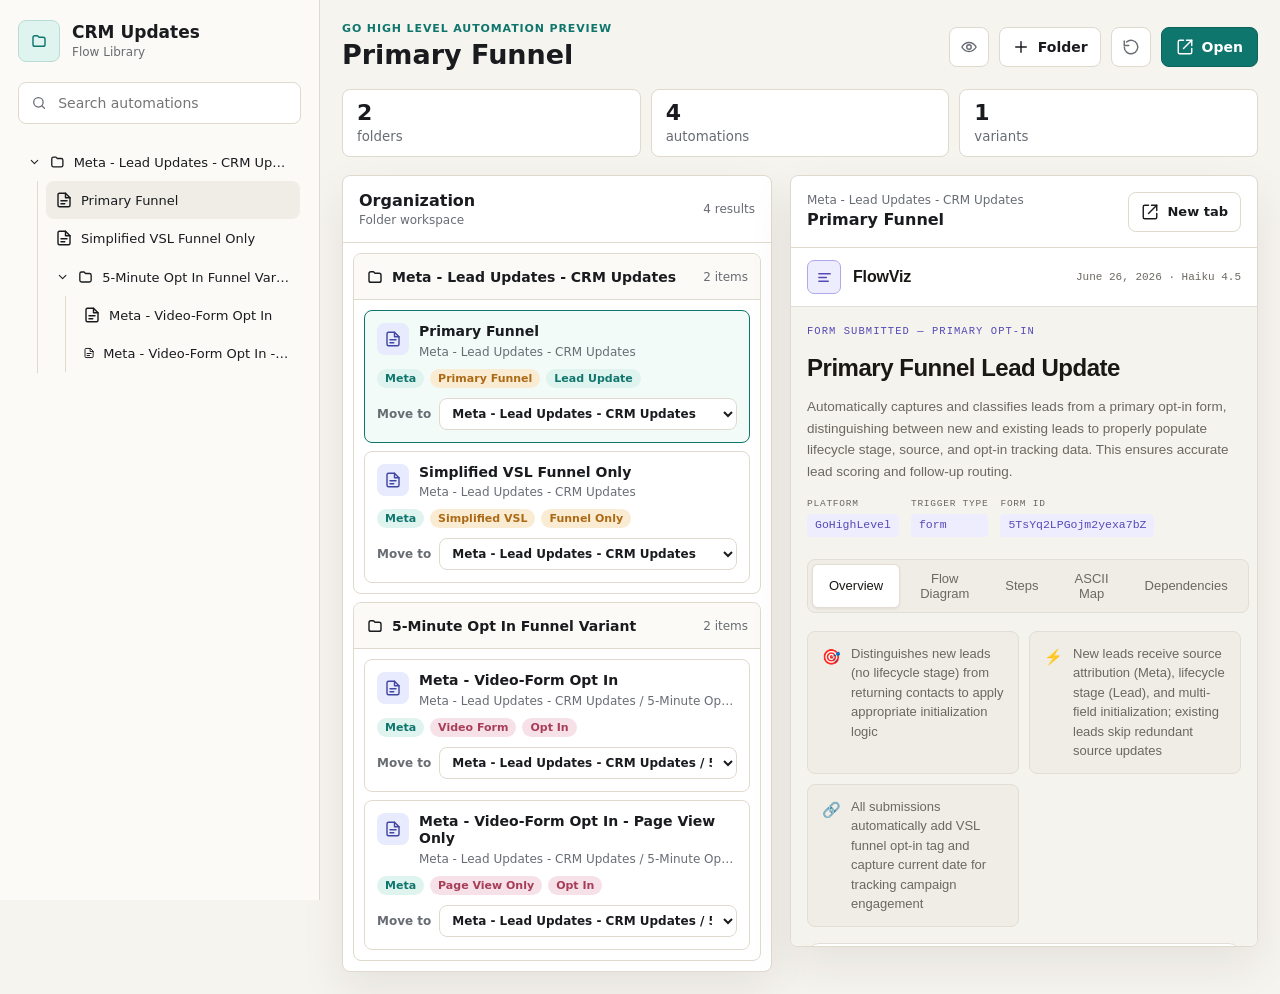
<file: index.html>
<!DOCTYPE html>
<html lang="en">
<head>
  <meta charset="UTF-8">
  <meta name="viewport" content="width=device-width, initial-scale=1.0">
  <title>CRM Updates Library</title>
  <link rel="stylesheet" href="assets/styles.css">
</head>
<body>
  <div class="app-shell">
    <aside class="sidebar" aria-label="Folders">
      <div class="brand-row">
        <div class="brand-mark" aria-hidden="true">
          <svg viewBox="0 0 24 24" role="img">
            <path d="M4 7.5A2.5 2.5 0 0 1 6.5 5H10l2 2h5.5A2.5 2.5 0 0 1 20 9.5v7A2.5 2.5 0 0 1 17.5 19h-11A2.5 2.5 0 0 1 4 16.5z"/>
          </svg>
        </div>
        <div>
          <h1>CRM Updates</h1>
          <p>Flow Library</p>
        </div>
      </div>

      <label class="search-box">
        <svg viewBox="0 0 24 24" aria-hidden="true">
          <circle cx="11" cy="11" r="7"></circle>
          <path d="m16.5 16.5 3.5 3.5"></path>
        </svg>
        <input id="searchInput" type="search" autocomplete="off" placeholder="Search automations">
      </label>

      <nav id="folderTree" class="folder-tree"></nav>
    </aside>

    <main class="main-panel">
      <header class="topbar">
        <div>
          <p class="eyebrow">Go High Level Automation Preview</p>
          <h2 id="pageTitle">Meta - Lead Updates</h2>
        </div>
        <div class="topbar-actions">
          <button id="togglePreviewBtn" class="icon-button" type="button" title="Toggle preview" aria-label="Toggle preview">
            <svg viewBox="0 0 24 24" aria-hidden="true">
              <path d="M2.5 12s3.5-6 9.5-6 9.5 6 9.5 6-3.5 6-9.5 6-9.5-6-9.5-6z"></path>
              <circle cx="12" cy="12" r="3"></circle>
            </svg>
          </button>
          <button id="addFolderBtn" class="secondary-action" type="button">
            <svg viewBox="0 0 24 24" aria-hidden="true">
              <path d="M12 5v14"></path>
              <path d="M5 12h14"></path>
            </svg>
            Folder
          </button>
          <button id="resetLayoutBtn" class="icon-button" type="button" title="Reset organization" aria-label="Reset organization">
            <svg viewBox="0 0 24 24" aria-hidden="true">
              <path d="M3 12a9 9 0 1 0 3-6.7"></path>
              <path d="M3 4v6h6"></path>
            </svg>
          </button>
          <a id="openCurrentLink" class="primary-action" href="#" target="_blank" rel="noopener">
            <svg viewBox="0 0 24 24" aria-hidden="true">
              <path d="M14 3h7v7"></path>
              <path d="M10 14 21 3"></path>
              <path d="M21 14v5a2 2 0 0 1-2 2H5a2 2 0 0 1-2-2V5a2 2 0 0 1 2-2h5"></path>
            </svg>
            Open
          </a>
        </div>
      </header>

      <section class="stats-strip" aria-label="Summary">
        <div>
          <span id="folderCount">0</span>
          <small>folders</small>
        </div>
        <div>
          <span id="flowCount">0</span>
          <small>automations</small>
        </div>
        <div>
          <span id="variantCount">0</span>
          <small>variants</small>
        </div>
      </section>

      <section class="content-grid">
        <div class="library-panel">
          <div class="section-heading">
            <div>
              <h3>Organization</h3>
              <p>Folder workspace</p>
            </div>
            <span id="resultCount">0 results</span>
          </div>
          <div id="automationList" class="automation-list"></div>
        </div>

        <section id="previewPanel" class="preview-panel" aria-label="Preview">
          <div class="preview-header">
            <div>
              <p id="previewPath" class="preview-path">Select an automation</p>
              <h3 id="previewTitle">Preview</h3>
            </div>
            <a id="previewOpenLink" class="ghost-action" href="#" target="_blank" rel="noopener">
              <svg viewBox="0 0 24 24" aria-hidden="true">
                <path d="M14 3h7v7"></path>
                <path d="M10 14 21 3"></path>
                <path d="M21 14v5a2 2 0 0 1-2 2H5a2 2 0 0 1-2-2V5a2 2 0 0 1 2-2h5"></path>
              </svg>
              New tab
            </a>
          </div>
          <iframe id="previewFrame" title="Automation preview"></iframe>
        </section>
      </section>
    </main>
  </div>

  <script src="assets/app.js"></script>
</body>
</html>
</file>
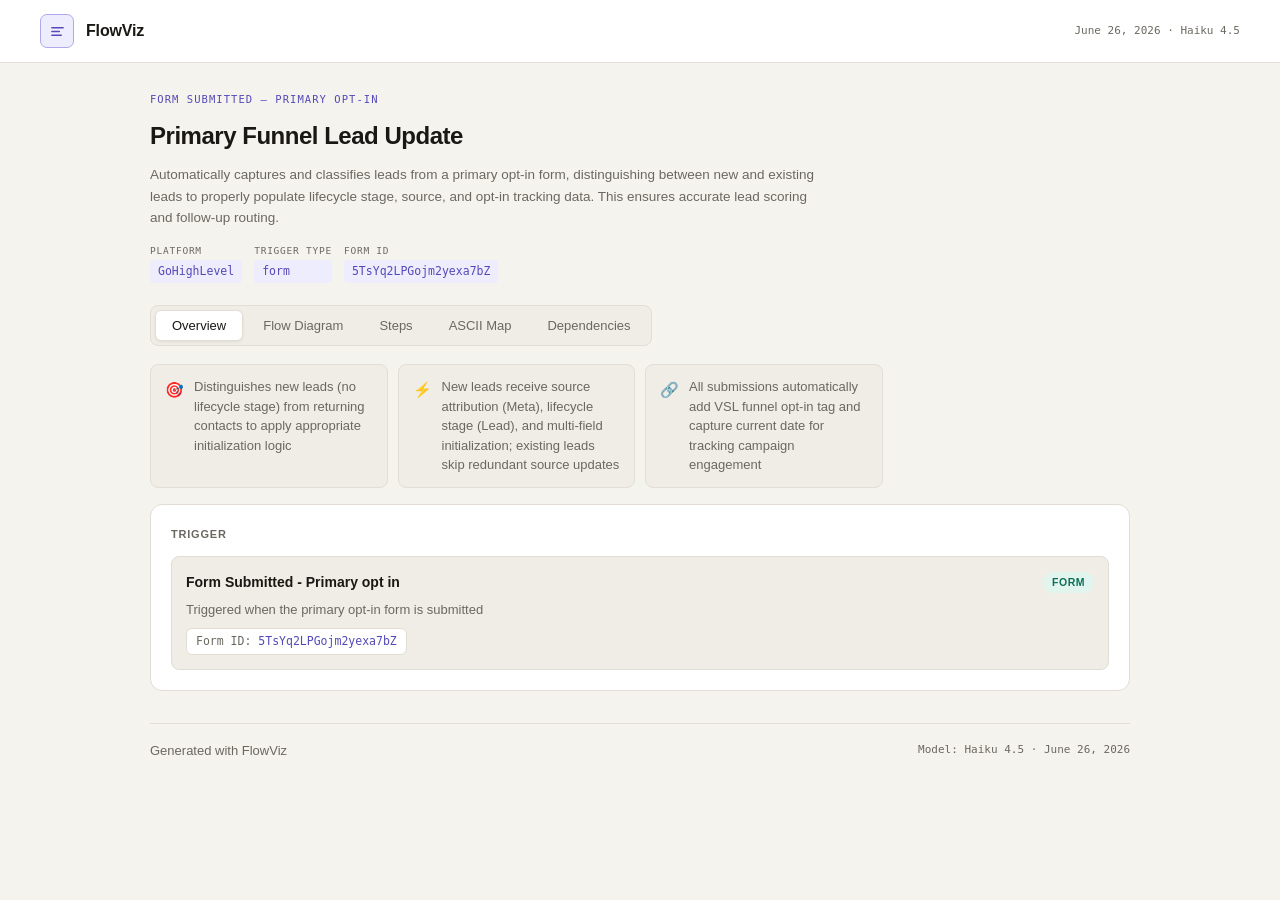
<file: 01. Meta - Lead Updates - CRM Updates/01. CRM Update - Lead Update - Primary Funnel.html>
<!DOCTYPE html>
<html lang="en">
<head>
<meta charset="UTF-8">
<meta name="viewport" content="width=device-width,initial-scale=1.0">
<title>Primary Funnel Lead Update · FlowViz</title>
<style>
*{box-sizing:border-box;margin:0;padding:0}
:root{
  --bg:#F5F3EE;--surf:#FFFFFF;--surf2:#F0EDE6;--border:#E2DED5;--border-h:#C8C3BA;
  --text:#1A1814;--muted:#6B6860;
  --accent:#534AB7;--accent-l:#EEEDFE;--accent-m:#AFA9EC;
  --green:#0F6E56;--green-bg:#E1F5EE;
  --amber:#BA7517;--amber-bg:#FAEEDA;
  --r:8px;--r-lg:12px;
}
body{background:var(--bg);color:var(--text);font-family:-apple-system,BlinkMacSystemFont,'Segoe UI',sans-serif;font-size:15px;line-height:1.65;-webkit-font-smoothing:antialiased}
.doc-header{background:var(--surf);border-bottom:0.5px solid var(--border);padding:14px 40px;display:flex;align-items:center;justify-content:space-between;gap:20px;position:sticky;top:0;z-index:10}
.hb{display:flex;align-items:center;gap:12px}
.hlogo{width:34px;height:34px;background:var(--accent-l);border-radius:7px;display:flex;align-items:center;justify-content:center;border:0.5px solid var(--accent-m);flex-shrink:0}
.hlogo svg{width:17px;height:17px}
.hname{font-size:16px;font-weight:600;color:var(--text);letter-spacing:-.01em}
.hdate{font-size:11px;color:var(--muted);font-family:monospace}
.main{max-width:1060px;margin:0 auto;padding:28px 40px 60px}
.title-sec{margin-bottom:22px}
.eyebrow{font-size:10.5px;font-family:monospace;letter-spacing:.1em;text-transform:uppercase;color:var(--accent);margin-bottom:8px}
.doc-title{font-size:24px;font-weight:700;letter-spacing:-.02em;color:var(--text);margin-bottom:8px}
.doc-purpose{font-size:13.5px;color:var(--muted);line-height:1.6;max-width:680px;margin-bottom:14px}
.meta-row{display:flex;gap:12px;flex-wrap:wrap}
.meta-item{display:flex;flex-direction:column;gap:2px}
.meta-label{font-size:9.5px;text-transform:uppercase;letter-spacing:.08em;color:var(--muted);font-family:monospace}
.meta-item code{font-size:11.5px;color:var(--accent);background:var(--accent-l);padding:2px 8px;border-radius:4px;font-family:monospace}
.tabs{display:flex;gap:4px;background:var(--surf2);padding:4px;border-radius:var(--r);width:fit-content;margin-bottom:18px;border:0.5px solid var(--border)}
.tab{padding:7px 16px;border-radius:6px;font-size:13px;font-weight:500;cursor:pointer;border:none;background:none;color:var(--muted);transition:all .15s}
.tab.on{background:var(--surf);color:var(--text);box-shadow:0 1px 3px rgba(0,0,0,.07);border:0.5px solid var(--border)}
.summary-grid{display:grid;grid-template-columns:repeat(auto-fill,minmax(210px,1fr));gap:10px;margin-bottom:16px}
.summary-chip{background:var(--surf2);border:0.5px solid var(--border);border-radius:var(--r);padding:12px 14px;display:flex;gap:10px;align-items:flex-start}
.chip-icon{font-size:15px;flex-shrink:0;margin-top:1px}
.chip-text{font-size:13px;color:var(--muted);line-height:1.5}
.section-card{background:var(--surf);border:0.5px solid var(--border);border-radius:var(--r-lg);padding:20px;margin-bottom:14px}
.section-label{font-size:11px;font-weight:600;text-transform:uppercase;letter-spacing:.8px;color:var(--muted);margin-bottom:13px}
.detail-list{display:grid;gap:9px}
.detail-card{background:var(--surf2);border:0.5px solid var(--border);border-radius:var(--r);padding:14px;transition:border-color .2s}
.detail-card:hover{border-color:var(--border-h)}
.card-head{display:flex;justify-content:space-between;align-items:center;margin-bottom:6px}
.card-head-l{display:flex;align-items:center;gap:9px}
.card-title{font-size:14px;font-weight:600;color:var(--text)}
.card-sub{font-size:11px;color:var(--muted);margin-top:1px}
.card-desc{font-size:13px;color:var(--muted);margin-bottom:8px;line-height:1.5}
.impact{font-size:12px;color:var(--green);margin-bottom:8px}
.step-num{width:26px;height:26px;border-radius:50%;background:var(--accent-l);border:0.5px solid var(--accent-m);display:flex;align-items:center;justify-content:center;font-size:11px;font-weight:700;color:var(--accent);flex-shrink:0}
.badge{font-size:10.5px;font-weight:600;padding:2px 9px;border-radius:100px;text-transform:uppercase;letter-spacing:.5px}
.b-trigger{background:var(--green-bg);color:var(--green)}
.b-action{background:var(--accent-l);color:var(--accent)}
.b-condition{background:var(--amber-bg);color:var(--amber)}
.b-delay{background:#F3F0FB;color:#534AB7}
.params{display:flex;flex-wrap:wrap;gap:6px}
.param-tag{background:var(--surf);border:0.5px solid var(--border);border-radius:6px;padding:3px 9px;font-size:11.5px;font-family:monospace}
.pk{color:var(--muted)}.pv{color:var(--accent)}
.ascii-box{background:var(--surf2);border:0.5px solid var(--border);border-radius:var(--r);padding:18px;font-family:'Cascadia Code','Fira Code','Courier New',monospace;font-size:12.5px;line-height:1.7;white-space:pre;overflow-x:auto;color:var(--green)}
.dep-grid{display:grid;grid-template-columns:repeat(auto-fill,minmax(150px,1fr));gap:10px}
.dep-card{background:var(--surf2);border:0.5px solid var(--border);border-radius:var(--r);padding:13px;text-align:center}
.dep-name{font-size:13px;font-weight:600;margin-bottom:4px;color:var(--text)}
.dep-purpose{font-size:11.5px;color:var(--muted)}
.flow-controls{display:flex;gap:8px;margin-bottom:16px}
.fc-btn{background:var(--surf);border:0.5px solid var(--border);border-radius:6px;color:var(--muted);cursor:pointer;font-size:12px;padding:5px 14px;transition:all .15s}
.fc-btn:hover{border-color:var(--accent);color:var(--accent)}
.flow-outer{display:flex;flex-direction:column;align-items:center;padding:4px 0}
.vcard{width:280px;background:var(--surf);border:0.5px solid var(--border);border-left:3px solid var(--nc,#8a8278);border-radius:8px;cursor:pointer;transition:box-shadow .15s;user-select:none}
.vcard:hover{box-shadow:0 2px 12px rgba(26,24,20,.08)}
.vcard-head{display:flex;align-items:center;gap:10px;padding:12px 14px}
.vcard-icon{width:28px;height:28px;border-radius:6px;display:flex;align-items:center;justify-content:center;font-size:10px;font-family:monospace;font-weight:700;flex-shrink:0}
.vcard-body{flex:1;min-width:0}
.vcard-title{font-weight:600;font-size:13.5px;color:var(--text);white-space:nowrap;overflow:hidden;text-overflow:ellipsis}
.vcard-sub{font-size:10.5px;color:var(--muted);font-family:monospace;margin-top:2px;white-space:nowrap;overflow:hidden;text-overflow:ellipsis}
.vcard-chev{font-size:15px;color:var(--muted);margin-left:auto;flex-shrink:0;transition:transform .15s}
.vcard.open .vcard-chev{transform:rotate(90deg)}
.vcard-params{display:none;padding:0 14px 12px;border-top:0.5px solid var(--border)}
.vcard.open .vcard-params{display:block}
.vp-row{display:flex;gap:12px;padding:4px 0;font-size:11.5px;border-bottom:0.5px solid var(--border)}
.vp-row:last-child{border:none}
.vp-key{color:var(--muted);font-family:monospace;font-size:10.5px;min-width:110px;flex-shrink:0}
.vp-val{color:var(--accent);font-family:monospace;font-size:11px;word-break:break-all}
.vend{display:flex;align-items:center;gap:9px;padding:9px 16px;background:var(--surf2);border:0.5px solid var(--border);border-radius:20px;font-size:12.5px;font-family:monospace;color:var(--muted)}
.vend-dot{width:7px;height:7px;border-radius:50%;background:var(--muted);flex-shrink:0}
.vconn{display:flex;flex-direction:column;align-items:center;height:44px;position:relative}
.vconn::before,.vconn::after{content:'';position:absolute;left:50%;transform:translateX(-50%);width:0.5px;background:var(--border)}
.vconn::before{top:0;height:calc(50% - 10px)}
.vconn::after{bottom:0;height:calc(50% - 10px)}
.vconn-c{width:20px;height:20px;border-radius:50%;border:0.5px solid var(--border);background:var(--surf);display:flex;align-items:center;justify-content:center;font-size:11px;color:var(--muted);position:relative;z-index:1;margin:auto}
.vbranch{display:flex;flex-direction:column;align-items:center;width:100%}
.vbranch-row{display:flex;gap:20px;justify-content:center;width:100%}
.vbranch-col{display:flex;flex-direction:column;align-items:center;flex:1;max-width:320px;min-width:0}
.branch-pill{font-family:monospace;font-size:9.5px;font-weight:700;letter-spacing:.08em;text-transform:uppercase;padding:2px 10px;border-radius:20px;margin-bottom:8px;display:inline-block}
.bp-yes{background:#C0E8D6;color:#0F6E56}
.bp-no{background:#CECBF6;color:#534AB7}
.doc-footer{border-top:0.5px solid var(--border);margin-top:32px;padding:16px 0;display:flex;justify-content:space-between;align-items:center;flex-wrap:wrap;gap:10px}
.footer-l{font-size:13px;color:var(--muted)}
.footer-r{font-size:11px;font-family:monospace;color:var(--muted)}
@media(max-width:700px){.main{padding:16px}.doc-header{padding:12px 16px}.vcard{width:100%}.vbranch-row{flex-direction:column;align-items:center}.vbranch-col{max-width:100%;width:100%}}
</style>
</head>
<body>

<div class="doc-header">
  <div class="hb">
    <div class="hlogo"><svg viewBox="0 0 18 18" fill="none"><path d="M3 5h12M3 9h8M3 13h10" stroke="#534AB7" stroke-width="1.5" stroke-linecap="round"/></svg></div>
    <span class="hname">FlowViz</span>
  </div>
  <span class="hdate">June 26, 2026 · Haiku 4.5</span>
</div>

<div class="main">
  <div class="title-sec">
    <p class="eyebrow">Form Submitted — Primary Opt-In</p>
    <h1 class="doc-title">Primary Funnel Lead Update</h1>
    <p class="doc-purpose">Automatically captures and classifies leads from a primary opt-in form, distinguishing between new and existing leads to properly populate lifecycle stage, source, and opt-in tracking data. This ensures accurate lead scoring and follow-up routing.</p>
    <div class="meta-row"><div class="meta-item"><span class="meta-label">Platform</span><code>GoHighLevel</code></div><div class="meta-item"><span class="meta-label">Trigger type</span><code>form</code></div><div class="meta-item"><span class="meta-label">Form ID</span><code>5TsYq2LPGojm2yexa7bZ</code></div></div>
  </div>

  <div class="tabs" id="tab-bar">
    <button class="tab on" data-tab="overview">Overview</button>
    <button class="tab" data-tab="diagram">Flow Diagram</button>
    <button class="tab" data-tab="steps">Steps</button>
    <button class="tab" data-tab="ascii">ASCII Map</button>
    <button class="tab" data-tab="deps">Dependencies</button>
  </div>

  <div id="tab-overview">
    <div class="summary-grid"><div class="summary-chip"><span class="chip-icon">🎯</span><span class="chip-text">Distinguishes new leads (no lifecycle stage) from returning contacts to apply appropriate initialization logic</span></div><div class="summary-chip"><span class="chip-icon">⚡</span><span class="chip-text">New leads receive source attribution (Meta), lifecycle stage (Lead), and multi-field initialization; existing leads skip redundant source updates</span></div><div class="summary-chip"><span class="chip-icon">🔗</span><span class="chip-text">All submissions automatically add VSL funnel opt-in tag and capture current date for tracking campaign engagement</span></div></div>
    <div class="section-card">
      <div class="section-label">Trigger</div>
      <div class="detail-list">
    <div class="detail-card">
      <div class="card-head"><div class="card-title">Form Submitted - Primary opt in</div><span class="badge b-trigger">form</span></div>
      <div class="card-desc">Triggered when the primary opt-in form is submitted</div><div class="params"><span class="param-tag"><span class="pk">Form ID: </span><span class="pv">5TsYq2LPGojm2yexa7bZ</span></span></div>
    </div></div>
    </div>
  </div>

  <div id="tab-diagram" style="display:none">
    <div class="section-card">
      <div class="flow-controls">
        <button class="fc-btn" id="btn-expand">Expand all</button>
        <button class="fc-btn" id="btn-collapse">Collapse all</button>
      </div>
      <div class="flow-outer" id="vtree"></div>
    </div>
  </div>

  <div id="tab-steps" style="display:none">
    <div class="section-card">
      <div class="section-label">Workflow steps</div>
      <div class="detail-list">
    <div class="detail-card">
      <div class="card-head">
        <div class="card-head-l"><div class="step-num">1</div>
          <div><div class="card-title">Is New Lead?</div></div>
        </div>
        <span class="badge b-condition">condition</span>
      </div>
      <div class="card-desc">Checks if Contact Lifecycle Stage field has no value</div>
      <div class="impact">💡 Routes new vs existing contacts to appropriate initialization paths</div><div class="params"><span class="param-tag"><span class="pk">Field: </span><span class="pv">grzaUscZCdksUY6lyGsB</span></span><span class="param-tag"><span class="pk">Operator: </span><span class="pv">has_no_value</span></span></div>
    </div>
    <div class="detail-card">
      <div class="card-head">
        <div class="card-head-l"><div class="step-num">2</div>
          <div><div class="card-title">Update Source</div><div class="card-sub">GoHighLevel</div></div>
        </div>
        <span class="badge b-action">action</span>
      </div>
      <div class="card-desc">Sets Contact Source field to Meta</div>
      <div class="impact">💡 Tracks lead origin for marketing attribution and campaign ROI analysis</div><div class="params"><span class="param-tag"><span class="pk">Field: </span><span class="pv">tPwTS2b8LEOkAggIj5l6</span></span><span class="param-tag"><span class="pk">Value: </span><span class="pv">Meta</span></span></div>
    </div>
    <div class="detail-card">
      <div class="card-head">
        <div class="card-head-l"><div class="step-num">3</div>
          <div><div class="card-title">Set Lifecycle &amp; Opt-Ins</div><div class="card-sub">GoHighLevel</div></div>
        </div>
        <span class="badge b-action">action</span>
      </div>
      <div class="card-desc">Sets Lifecycle Stage to Lead and adds VSL Discovery Meeting Funnel opt-in</div>
      <div class="impact">💡 Establishes lead status and enrolls contact in VSL funnel sequence</div><div class="params"><span class="param-tag"><span class="pk">Field: </span><span class="pv">grzaUscZCdksUY6lyGsB</span></span><span class="param-tag"><span class="pk">Value: </span><span class="pv">Lead</span></span><span class="param-tag"><span class="pk">Field: </span><span class="pv">LZ7mCkWA5FxGrnseI6Mb</span></span><span class="param-tag"><span class="pk">Value: </span><span class="pv">RYM Interview VSL Discovery Meeting Funnel</span></span></div>
    </div>
    <div class="detail-card">
      <div class="card-head">
        <div class="card-head-l"><div class="step-num">4</div>
          <div><div class="card-title">Set Opt-In Date</div><div class="card-sub">GoHighLevel</div></div>
        </div>
        <span class="badge b-action">action</span>
      </div>
      <div class="card-desc">Records VSL Opt-In Date as today&#39;s date</div>
      <div class="impact">💡 Captures engagement timestamp for funnel analytics and follow-up timing</div><div class="params"><span class="param-tag"><span class="pk">Field: </span><span class="pv">t0ZN0CGuDc70s74pB1iO</span></span><span class="param-tag"><span class="pk">Value: </span><span class="pv">currentDate</span></span></div>
    </div>
    <div class="detail-card">
      <div class="card-head">
        <div class="card-head-l"><div class="step-num">5</div>
          <div><div class="card-title">Add VSL Opt-In</div><div class="card-sub">GoHighLevel</div></div>
        </div>
        <span class="badge b-action">action</span>
      </div>
      <div class="card-desc">Adds VSL Discovery Meeting Funnel opt-in for existing lead</div>
      <div class="impact">💡 Enrolls returning contact in VSL sequence without reinitializing source data</div><div class="params"><span class="param-tag"><span class="pk">Field: </span><span class="pv">LZ7mCkWA5FxGrnseI6Mb</span></span><span class="param-tag"><span class="pk">Value: </span><span class="pv">RYM Interview VSL Discovery Meeting Funnel</span></span></div>
    </div>
    <div class="detail-card">
      <div class="card-head">
        <div class="card-head-l"><div class="step-num">6</div>
          <div><div class="card-title">Update Opt-In Date</div><div class="card-sub">GoHighLevel</div></div>
        </div>
        <span class="badge b-action">action</span>
      </div>
      <div class="card-desc">Updates VSL Opt-In Date to current submission date</div>
      <div class="impact">💡 Refreshes engagement timestamp for existing contacts to track re-engagement</div><div class="params"><span class="param-tag"><span class="pk">Field: </span><span class="pv">t0ZN0CGuDc70s74pB1iO</span></span><span class="param-tag"><span class="pk">Value: </span><span class="pv">currentDate</span></span></div>
    </div></div>
    </div>
  </div>

  <div id="tab-ascii" style="display:none">
    <div class="section-card">
      <div class="section-label">ASCII flow diagram</div>
      <div class="ascii-box">◉ Form Submitted
│
├─ Is New Lead?
│  ├─ YES → Update Source to Meta
│  │     → Set Lifecycle: Lead
│  │     → Add VSL Opt-In
│  │     → Set Opt-In Date
│  │     → ◆ End
│  │
│  └─ NO → Add VSL Opt-In
│       → Set Opt-In Date
│       → ◆ End</div>
    </div>
  </div>

  <div id="tab-deps" style="display:none">
    <div class="section-card">
      <div class="section-label">External dependencies</div>
      <div class="dep-grid">
    <div class="dep-card">
      <div class="dep-name">GoHighLevel CRM</div>
      <div class="dep-purpose">Contact field updates and lifecycle management</div>
      <span class="badge b-trigger" style="margin-top:7px;display:inline-block">Required</span>
    </div>
    <div class="dep-card">
      <div class="dep-name">Form Platform</div>
      <div class="dep-purpose">Primary opt-in form submission trigger</div>
      <span class="badge b-trigger" style="margin-top:7px;display:inline-block">Required</span>
    </div></div>
    </div>
  </div>

  <div class="doc-footer">
    <span class="footer-l">Generated with FlowViz</span>
    <span class="footer-r">Model: Haiku 4.5 · June 26, 2026</span>
  </div>
</div>

<script>
(function(){
  var TABS=['overview','diagram','steps','ascii','deps'];
  document.getElementById('tab-bar').addEventListener('click',function(e){
    var btn=e.target.closest('[data-tab]');
    if(!btn)return;
    var tab=btn.dataset.tab;
    document.querySelectorAll('#tab-bar .tab').forEach(function(t){
      t.classList.toggle('on',t.dataset.tab===tab);
    });
    TABS.forEach(function(id){
      var el=document.getElementById('tab-'+id);
      if(el)el.style.display=id===tab?'':'none';
    });
  });
})();

(function(){
  var nodes=[{"id":"n1","type":"trigger","label":"Form Submitted","sub":"Trigger: form_submission","description":"Primary opt-in form submission detected","app":"GoHighLevel","params":[["Form ID","5TsYq2LPGojm2yexa7bZ"]],"connections":[{"to":"n2","label":null}]},{"id":"n2","type":"condition","label":"Is New Lead?","sub":"Condition: contact_detail","description":"Check if Contact Lifecycle Stage is empty","app":null,"params":[["Field","grzaUscZCdksUY6lyGsB"],["Operator","has_no_value"]],"connections":[{"to":"n3","label":"YES"},{"to":"n6","label":"NO"}]},{"id":"n3","type":"action","label":"Update Source","sub":"Action: update_contact_field","description":"Set Contact Source to Meta","app":"GoHighLevel","params":[["Field","tPwTS2b8LEOkAggIj5l6"],["Value","Meta"]],"connections":[{"to":"n4","label":null}]},{"id":"n4","type":"action","label":"Set Lifecycle Stage","sub":"Action: update_contact_field","description":"Set Lifecycle to Lead and add VSL opt-in","app":"GoHighLevel","params":[["Field","grzaUscZCdksUY6lyGsB"],["Value","Lead"],["Field","LZ7mCkWA5FxGrnseI6Mb"],["Value","RYM Interview VSL Discovery Meeting Funnel"]],"connections":[{"to":"n5","label":null}]},{"id":"n5","type":"action","label":"Set Opt-In Date","sub":"Action: update_contact_field","description":"Record current date as VSL Opt-In Date","app":"GoHighLevel","params":[["Field","t0ZN0CGuDc70s74pB1iO"],["Value","currentDate"]],"connections":[{"to":"n8","label":null}]},{"id":"n6","type":"action","label":"Add VSL Opt-In","sub":"Action: update_contact_field","description":"Add VSL opt-in for existing lead","app":"GoHighLevel","params":[["Field","LZ7mCkWA5FxGrnseI6Mb"],["Value","RYM Interview VSL Discovery Meeting Funnel"]],"connections":[{"to":"n7","label":null}]},{"id":"n7","type":"action","label":"Update Opt-In Date","sub":"Action: update_contact_field","description":"Update VSL Opt-In Date to today","app":"GoHighLevel","params":[["Field","t0ZN0CGuDc70s74pB1iO"],["Value","currentDate"]],"connections":[{"to":"n8","label":null}]},{"id":"n8","type":"end","label":"Lead Updated","sub":null,"description":"Workflow complete","app":null,"params":[],"connections":[]}];
  var actions=[{"id":"n2","name":"Is New Lead?","app":null,"type":"condition","sub":"Condition: contact_detail","description":"Checks if Contact Lifecycle Stage field has no value","params":[["Field","grzaUscZCdksUY6lyGsB"],["Operator","has_no_value"]],"business_impact":"Routes new vs existing contacts to appropriate initialization paths"},{"id":"n3","name":"Update Source","app":"GoHighLevel","type":"action","sub":"Action: update_contact_field","description":"Sets Contact Source field to Meta","params":[["Field","tPwTS2b8LEOkAggIj5l6"],["Value","Meta"]],"business_impact":"Tracks lead origin for marketing attribution and campaign ROI analysis"},{"id":"n4","name":"Set Lifecycle & Opt-Ins","app":"GoHighLevel","type":"action","sub":"Action: update_contact_field","description":"Sets Lifecycle Stage to Lead and adds VSL Discovery Meeting Funnel opt-in","params":[["Field","grzaUscZCdksUY6lyGsB"],["Value","Lead"],["Field","LZ7mCkWA5FxGrnseI6Mb"],["Value","RYM Interview VSL Discovery Meeting Funnel"]],"business_impact":"Establishes lead status and enrolls contact in VSL funnel sequence"},{"id":"n5","name":"Set Opt-In Date","app":"GoHighLevel","type":"action","sub":"Action: update_contact_field","description":"Records VSL Opt-In Date as today's date","params":[["Field","t0ZN0CGuDc70s74pB1iO"],["Value","currentDate"]],"business_impact":"Captures engagement timestamp for funnel analytics and follow-up timing"},{"id":"n6","name":"Add VSL Opt-In","app":"GoHighLevel","type":"action","sub":"Action: update_contact_field","description":"Adds VSL Discovery Meeting Funnel opt-in for existing lead","params":[["Field","LZ7mCkWA5FxGrnseI6Mb"],["Value","RYM Interview VSL Discovery Meeting Funnel"]],"business_impact":"Enrolls returning contact in VSL sequence without reinitializing source data"},{"id":"n7","name":"Update Opt-In Date","app":"GoHighLevel","type":"action","sub":"Action: update_contact_field","description":"Updates VSL Opt-In Date to current submission date","params":[["Field","t0ZN0CGuDc70s74pB1iO"],["Value","currentDate"]],"business_impact":"Refreshes engagement timestamp for existing contacts to track re-engagement"}];
  nodes.forEach(function(n){n.type=(n.type||'').toLowerCase();});
  var map={};nodes.forEach(function(n){if(n.id)map[n.id]=n;});

  var C={
    trigger:{color:'#185FA5',bg:'#E6F1FB',icon:'TR'},
    action:{color:'#0F6E56',bg:'#E1F5EE',icon:'A'},
    condition:{color:'#BA7517',bg:'#FAEEDA',icon:'IF'},
    wait:{color:'#534AB7',bg:'#EEEDFE',icon:'W'},
    delay:{color:'#534AB7',bg:'#EEEDFE',icon:'W'},
    end:{color:'#5a5550',bg:'#F0EDE6',icon:'·'}
  };
  var _id=0;
  function uid(){return 'vc'+(++_id);}
  function e(s){return String(s||'').replace(/&/g,'&amp;').replace(/</g,'&lt;').replace(/>/g,'&gt;');}
  function pb(params){
    var p=(params||[]).filter(function(x){return x&&x[0]&&x[1];});
    if(!p.length)return'';
    return'<div class="vcard-params"><div>'+p.map(function(r){return'<div class="vp-row"><span class="vp-key">'+e(r[0])+'</span><span class="vp-val">'+e(String(r[1]).slice(0,80))+'</span></div>';}).join('')+'</div></div>';
  }
  function card(n){
    var c=C[n.type]||C.action;
    if(n.type==='end')return'<div class="vend"><div class="vend-dot"></div>'+e(n.label||'End')+'</div>';
    var id=uid();
    return'<div class="vcard" id="'+id+'" style="--nc:'+c.color+'">'
      +'<div class="vcard-head"><div class="vcard-icon" style="background:'+c.bg+';color:'+c.color+'">'+c.icon+'</div>'
      +'<div class="vcard-body"><div class="vcard-title">'+e(n.label||n.name||'Step')+'</div>'
      +'<div class="vcard-sub">'+e(n.sub||n.type)+(n.app?' · '+e(n.app):'')+'</div></div>'
      +'<div class="vcard-chev">›</div></div>'+pb(n.params)+'</div>';
  }
  function conn(){return'<div class="vconn"><div class="vconn-c">↓</div></div>';}
  function bfs(sid,seen){var q=[sid],vis={},ord=[];while(q.length){var id=q.shift();if(!id||vis[id]||seen[id]||!map[id])continue;vis[id]=true;ord.push(id);(map[id].connections||[]).forEach(function(c){q.push(c.to);});}return ord;}
  function merge(yId,nId,seen){var ns={};bfs(nId,seen).forEach(function(id){ns[id]=true;});var yo=bfs(yId,seen);for(var i=0;i<yo.length;i++){if(ns[yo[i]])return yo[i];}return null;}
  function flow(sid,stop,seen){
    seen=seen||{};if(!sid||sid===stop||seen[sid]||!map[sid])return'';
    var n=map[sid];var s2=Object.assign({},seen);s2[sid]=true;
    var cs=n.connections||[];var h=card(n);
    if(n.type==='end'||!cs.length)return h;
    if(n.type==='condition'&&cs.length>=2){
      var yc=cs.find(function(c){return/yes/i.test(c.label||'');})||cs[0];
      var nc=cs.find(function(c){return/no/i.test(c.label||'');})||cs[1];
      var mg=merge(yc.to,nc.to,s2);
      var br='<div class="vbranch"><div class="vbranch-row">'
        +'<div class="vbranch-col"><span class="branch-pill bp-yes">YES</span>'+flow(yc.to,mg,Object.assign({},s2))+'</div>'
        +'<div class="vbranch-col"><span class="branch-pill bp-no">NO</span>'+flow(nc.to,mg,Object.assign({},s2))+'</div>'
        +'</div></div>';
      return h+conn()+br+(mg?conn()+flow(mg,stop,Object.assign({},s2)):'');
    }
    return h+conn()+flow(cs[0].to,stop,s2);
  }
  function fallback(){
    return actions.map(function(a,i){
      var t=(a.type||'action').toLowerCase();var c=C[t]||C.action;var id=uid();
      var h='<div class="vcard" id="'+id+'" style="--nc:'+c.color+'">'
        +'<div class="vcard-head"><div class="vcard-icon" style="background:'+c.bg+';color:'+c.color+'">'+(i+1)+'</div>'
        +'<div class="vcard-body"><div class="vcard-title">'+e(a.name||'Step '+(i+1))+'</div>'
        +'<div class="vcard-sub">'+e(a.sub||a.type||'action')+(a.app?' · '+e(a.app):'')+'</div></div>'
        +'<div class="vcard-chev">›</div></div>'+pb(a.params)+'</div>';
      return i<actions.length-1?h+conn():h;
    }).join('');
  }
  var vtree=document.getElementById('vtree');
  if(!vtree)return;
  try{
    var trig=nodes.find(function(n){return n.type==='trigger';});
    var html=trig?flow(trig.id,null,{}):'';
    vtree.innerHTML=html||(actions.length?fallback():'<p style="color:var(--muted);font-size:13px;text-align:center;padding:24px">No diagram data.</p>');
  }catch(err){console.error('[FlowViz]',err);try{vtree.innerHTML=fallback();}catch(e2){}}

  vtree.addEventListener('click',function(ev){
    var card=ev.target.closest('.vcard');
    if(card)card.classList.toggle('open');
  });
  var be=document.getElementById('btn-expand');
  var bc=document.getElementById('btn-collapse');
  if(be)be.addEventListener('click',function(){document.querySelectorAll('.vcard').forEach(function(el){el.classList.add('open');});});
  if(bc)bc.addEventListener('click',function(){document.querySelectorAll('.vcard').forEach(function(el){el.classList.remove('open');});});
})();
</script>
</body>
</html>
</file>
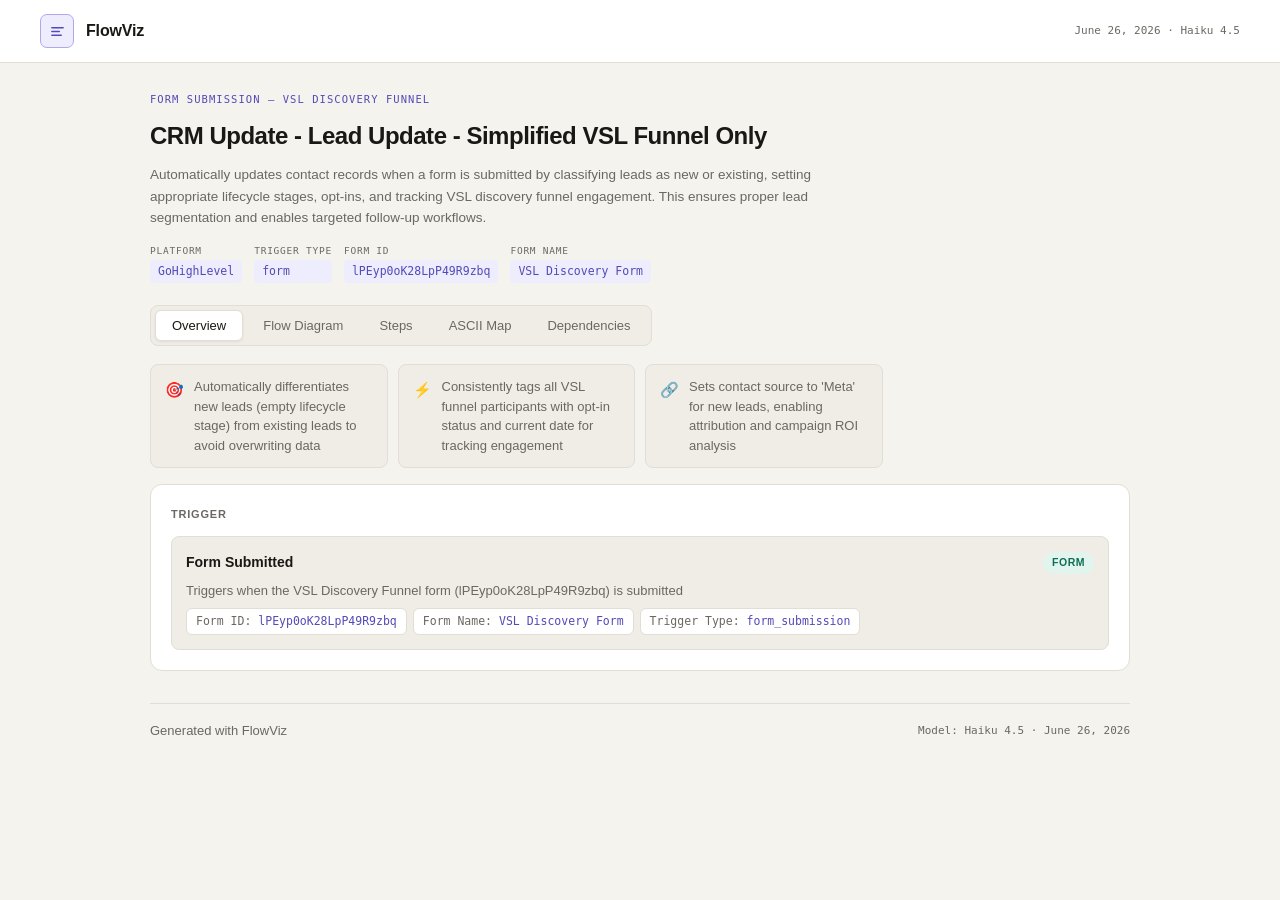
<file: 01. Meta - Lead Updates - CRM Updates/CRM Update - Lead Update - Simplified VSL Funnel Only.html>
<!DOCTYPE html>
<html lang="en">
<head>
<meta charset="UTF-8">
<meta name="viewport" content="width=device-width,initial-scale=1.0">
<title>CRM Update - Lead Update - Simplified VSL Funnel Only · FlowViz</title>
<style>
*{box-sizing:border-box;margin:0;padding:0}
:root{
  --bg:#F5F3EE;--surf:#FFFFFF;--surf2:#F0EDE6;--border:#E2DED5;--border-h:#C8C3BA;
  --text:#1A1814;--muted:#6B6860;
  --accent:#534AB7;--accent-l:#EEEDFE;--accent-m:#AFA9EC;
  --green:#0F6E56;--green-bg:#E1F5EE;
  --amber:#BA7517;--amber-bg:#FAEEDA;
  --r:8px;--r-lg:12px;
}
body{background:var(--bg);color:var(--text);font-family:-apple-system,BlinkMacSystemFont,'Segoe UI',sans-serif;font-size:15px;line-height:1.65;-webkit-font-smoothing:antialiased}
.doc-header{background:var(--surf);border-bottom:0.5px solid var(--border);padding:14px 40px;display:flex;align-items:center;justify-content:space-between;gap:20px;position:sticky;top:0;z-index:10}
.hb{display:flex;align-items:center;gap:12px}
.hlogo{width:34px;height:34px;background:var(--accent-l);border-radius:7px;display:flex;align-items:center;justify-content:center;border:0.5px solid var(--accent-m);flex-shrink:0}
.hlogo svg{width:17px;height:17px}
.hname{font-size:16px;font-weight:600;color:var(--text);letter-spacing:-.01em}
.hdate{font-size:11px;color:var(--muted);font-family:monospace}
.main{max-width:1060px;margin:0 auto;padding:28px 40px 60px}
.title-sec{margin-bottom:22px}
.eyebrow{font-size:10.5px;font-family:monospace;letter-spacing:.1em;text-transform:uppercase;color:var(--accent);margin-bottom:8px}
.doc-title{font-size:24px;font-weight:700;letter-spacing:-.02em;color:var(--text);margin-bottom:8px}
.doc-purpose{font-size:13.5px;color:var(--muted);line-height:1.6;max-width:680px;margin-bottom:14px}
.meta-row{display:flex;gap:12px;flex-wrap:wrap}
.meta-item{display:flex;flex-direction:column;gap:2px}
.meta-label{font-size:9.5px;text-transform:uppercase;letter-spacing:.08em;color:var(--muted);font-family:monospace}
.meta-item code{font-size:11.5px;color:var(--accent);background:var(--accent-l);padding:2px 8px;border-radius:4px;font-family:monospace}
.tabs{display:flex;gap:4px;background:var(--surf2);padding:4px;border-radius:var(--r);width:fit-content;margin-bottom:18px;border:0.5px solid var(--border)}
.tab{padding:7px 16px;border-radius:6px;font-size:13px;font-weight:500;cursor:pointer;border:none;background:none;color:var(--muted);transition:all .15s}
.tab.on{background:var(--surf);color:var(--text);box-shadow:0 1px 3px rgba(0,0,0,.07);border:0.5px solid var(--border)}
.summary-grid{display:grid;grid-template-columns:repeat(auto-fill,minmax(210px,1fr));gap:10px;margin-bottom:16px}
.summary-chip{background:var(--surf2);border:0.5px solid var(--border);border-radius:var(--r);padding:12px 14px;display:flex;gap:10px;align-items:flex-start}
.chip-icon{font-size:15px;flex-shrink:0;margin-top:1px}
.chip-text{font-size:13px;color:var(--muted);line-height:1.5}
.section-card{background:var(--surf);border:0.5px solid var(--border);border-radius:var(--r-lg);padding:20px;margin-bottom:14px}
.section-label{font-size:11px;font-weight:600;text-transform:uppercase;letter-spacing:.8px;color:var(--muted);margin-bottom:13px}
.detail-list{display:grid;gap:9px}
.detail-card{background:var(--surf2);border:0.5px solid var(--border);border-radius:var(--r);padding:14px;transition:border-color .2s}
.detail-card:hover{border-color:var(--border-h)}
.card-head{display:flex;justify-content:space-between;align-items:center;margin-bottom:6px}
.card-head-l{display:flex;align-items:center;gap:9px}
.card-title{font-size:14px;font-weight:600;color:var(--text)}
.card-sub{font-size:11px;color:var(--muted);margin-top:1px}
.card-desc{font-size:13px;color:var(--muted);margin-bottom:8px;line-height:1.5}
.impact{font-size:12px;color:var(--green);margin-bottom:8px}
.step-num{width:26px;height:26px;border-radius:50%;background:var(--accent-l);border:0.5px solid var(--accent-m);display:flex;align-items:center;justify-content:center;font-size:11px;font-weight:700;color:var(--accent);flex-shrink:0}
.badge{font-size:10.5px;font-weight:600;padding:2px 9px;border-radius:100px;text-transform:uppercase;letter-spacing:.5px}
.b-trigger{background:var(--green-bg);color:var(--green)}
.b-action{background:var(--accent-l);color:var(--accent)}
.b-condition{background:var(--amber-bg);color:var(--amber)}
.b-delay{background:#F3F0FB;color:#534AB7}
.params{display:flex;flex-wrap:wrap;gap:6px}
.param-tag{background:var(--surf);border:0.5px solid var(--border);border-radius:6px;padding:3px 9px;font-size:11.5px;font-family:monospace}
.pk{color:var(--muted)}.pv{color:var(--accent)}
.ascii-box{background:var(--surf2);border:0.5px solid var(--border);border-radius:var(--r);padding:18px;font-family:'Cascadia Code','Fira Code','Courier New',monospace;font-size:12.5px;line-height:1.7;white-space:pre;overflow-x:auto;color:var(--green)}
.dep-grid{display:grid;grid-template-columns:repeat(auto-fill,minmax(150px,1fr));gap:10px}
.dep-card{background:var(--surf2);border:0.5px solid var(--border);border-radius:var(--r);padding:13px;text-align:center}
.dep-name{font-size:13px;font-weight:600;margin-bottom:4px;color:var(--text)}
.dep-purpose{font-size:11.5px;color:var(--muted)}
.flow-controls{display:flex;gap:8px;margin-bottom:16px}
.fc-btn{background:var(--surf);border:0.5px solid var(--border);border-radius:6px;color:var(--muted);cursor:pointer;font-size:12px;padding:5px 14px;transition:all .15s}
.fc-btn:hover{border-color:var(--accent);color:var(--accent)}
.flow-outer{display:flex;flex-direction:column;align-items:center;padding:4px 0}
.vcard{width:280px;background:var(--surf);border:0.5px solid var(--border);border-left:3px solid var(--nc,#8a8278);border-radius:8px;cursor:pointer;transition:box-shadow .15s;user-select:none}
.vcard:hover{box-shadow:0 2px 12px rgba(26,24,20,.08)}
.vcard-head{display:flex;align-items:center;gap:10px;padding:12px 14px}
.vcard-icon{width:28px;height:28px;border-radius:6px;display:flex;align-items:center;justify-content:center;font-size:10px;font-family:monospace;font-weight:700;flex-shrink:0}
.vcard-body{flex:1;min-width:0}
.vcard-title{font-weight:600;font-size:13.5px;color:var(--text);white-space:nowrap;overflow:hidden;text-overflow:ellipsis}
.vcard-sub{font-size:10.5px;color:var(--muted);font-family:monospace;margin-top:2px;white-space:nowrap;overflow:hidden;text-overflow:ellipsis}
.vcard-chev{font-size:15px;color:var(--muted);margin-left:auto;flex-shrink:0;transition:transform .15s}
.vcard.open .vcard-chev{transform:rotate(90deg)}
.vcard-params{display:none;padding:0 14px 12px;border-top:0.5px solid var(--border)}
.vcard.open .vcard-params{display:block}
.vp-row{display:flex;gap:12px;padding:4px 0;font-size:11.5px;border-bottom:0.5px solid var(--border)}
.vp-row:last-child{border:none}
.vp-key{color:var(--muted);font-family:monospace;font-size:10.5px;min-width:110px;flex-shrink:0}
.vp-val{color:var(--accent);font-family:monospace;font-size:11px;word-break:break-all}
.vend{display:flex;align-items:center;gap:9px;padding:9px 16px;background:var(--surf2);border:0.5px solid var(--border);border-radius:20px;font-size:12.5px;font-family:monospace;color:var(--muted)}
.vend-dot{width:7px;height:7px;border-radius:50%;background:var(--muted);flex-shrink:0}
.vconn{display:flex;flex-direction:column;align-items:center;height:44px;position:relative}
.vconn::before,.vconn::after{content:'';position:absolute;left:50%;transform:translateX(-50%);width:0.5px;background:var(--border)}
.vconn::before{top:0;height:calc(50% - 10px)}
.vconn::after{bottom:0;height:calc(50% - 10px)}
.vconn-c{width:20px;height:20px;border-radius:50%;border:0.5px solid var(--border);background:var(--surf);display:flex;align-items:center;justify-content:center;font-size:11px;color:var(--muted);position:relative;z-index:1;margin:auto}
.vbranch{display:flex;flex-direction:column;align-items:center;width:100%}
.vbranch-row{display:flex;gap:20px;justify-content:center;width:100%}
.vbranch-col{display:flex;flex-direction:column;align-items:center;flex:1;max-width:320px;min-width:0}
.branch-pill{font-family:monospace;font-size:9.5px;font-weight:700;letter-spacing:.08em;text-transform:uppercase;padding:2px 10px;border-radius:20px;margin-bottom:8px;display:inline-block}
.bp-yes{background:#C0E8D6;color:#0F6E56}
.bp-no{background:#CECBF6;color:#534AB7}
.doc-footer{border-top:0.5px solid var(--border);margin-top:32px;padding:16px 0;display:flex;justify-content:space-between;align-items:center;flex-wrap:wrap;gap:10px}
.footer-l{font-size:13px;color:var(--muted)}
.footer-r{font-size:11px;font-family:monospace;color:var(--muted)}
@media(max-width:700px){.main{padding:16px}.doc-header{padding:12px 16px}.vcard{width:100%}.vbranch-row{flex-direction:column;align-items:center}.vbranch-col{max-width:100%;width:100%}}
</style>
</head>
<body>

<div class="doc-header">
  <div class="hb">
    <div class="hlogo"><svg viewBox="0 0 18 18" fill="none"><path d="M3 5h12M3 9h8M3 13h10" stroke="#534AB7" stroke-width="1.5" stroke-linecap="round"/></svg></div>
    <span class="hname">FlowViz</span>
  </div>
  <span class="hdate">June 26, 2026 · Haiku 4.5</span>
</div>

<div class="main">
  <div class="title-sec">
    <p class="eyebrow">Form Submission — VSL Discovery Funnel</p>
    <h1 class="doc-title">CRM Update - Lead Update - Simplified VSL Funnel Only</h1>
    <p class="doc-purpose">Automatically updates contact records when a form is submitted by classifying leads as new or existing, setting appropriate lifecycle stages, opt-ins, and tracking VSL discovery funnel engagement. This ensures proper lead segmentation and enables targeted follow-up workflows.</p>
    <div class="meta-row"><div class="meta-item"><span class="meta-label">Platform</span><code>GoHighLevel</code></div><div class="meta-item"><span class="meta-label">Trigger type</span><code>form</code></div><div class="meta-item"><span class="meta-label">Form ID</span><code>lPEyp0oK28LpP49R9zbq</code></div><div class="meta-item"><span class="meta-label">Form Name</span><code>VSL Discovery Form</code></div></div>
  </div>

  <div class="tabs" id="tab-bar">
    <button class="tab on" data-tab="overview">Overview</button>
    <button class="tab" data-tab="diagram">Flow Diagram</button>
    <button class="tab" data-tab="steps">Steps</button>
    <button class="tab" data-tab="ascii">ASCII Map</button>
    <button class="tab" data-tab="deps">Dependencies</button>
  </div>

  <div id="tab-overview">
    <div class="summary-grid"><div class="summary-chip"><span class="chip-icon">🎯</span><span class="chip-text">Automatically differentiates new leads (empty lifecycle stage) from existing leads to avoid overwriting data</span></div><div class="summary-chip"><span class="chip-icon">⚡</span><span class="chip-text">Consistently tags all VSL funnel participants with opt-in status and current date for tracking engagement</span></div><div class="summary-chip"><span class="chip-icon">🔗</span><span class="chip-text">Sets contact source to &#39;Meta&#39; for new leads, enabling attribution and campaign ROI analysis</span></div></div>
    <div class="section-card">
      <div class="section-label">Trigger</div>
      <div class="detail-list">
    <div class="detail-card">
      <div class="card-head"><div class="card-title">Form Submitted</div><span class="badge b-trigger">form</span></div>
      <div class="card-desc">Triggers when the VSL Discovery Funnel form (lPEyp0oK28LpP49R9zbq) is submitted</div><div class="params"><span class="param-tag"><span class="pk">Form ID: </span><span class="pv">lPEyp0oK28LpP49R9zbq</span></span><span class="param-tag"><span class="pk">Form Name: </span><span class="pv">VSL Discovery Form</span></span><span class="param-tag"><span class="pk">Trigger Type: </span><span class="pv">form_submission</span></span></div>
    </div></div>
    </div>
  </div>

  <div id="tab-diagram" style="display:none">
    <div class="section-card">
      <div class="flow-controls">
        <button class="fc-btn" id="btn-expand">Expand all</button>
        <button class="fc-btn" id="btn-collapse">Collapse all</button>
      </div>
      <div class="flow-outer" id="vtree"></div>
    </div>
  </div>

  <div id="tab-steps" style="display:none">
    <div class="section-card">
      <div class="section-label">Workflow steps</div>
      <div class="detail-list">
    <div class="detail-card">
      <div class="card-head">
        <div class="card-head-l"><div class="step-num">1</div>
          <div><div class="card-title">Check Lifecycle Stage</div></div>
        </div>
        <span class="badge b-condition">condition</span>
      </div>
      <div class="card-desc">Evaluates whether Contact Lifecycle Stage field is empty to determine if this is a new or existing lead</div>
      <div class="impact">💡 Routes leads into appropriate workflows to prevent data loss and ensure new leads receive full onboarding</div><div class="params"><span class="param-tag"><span class="pk">Field: </span><span class="pv">Contact Lifecycle Stage</span></span><span class="param-tag"><span class="pk">Field ID: </span><span class="pv">grzaUscZCdksUY6lyGsB</span></span><span class="param-tag"><span class="pk">Operator: </span><span class="pv">has_no_value</span></span></div>
    </div>
    <div class="detail-card">
      <div class="card-head">
        <div class="card-head-l"><div class="step-num">2</div>
          <div><div class="card-title">Update Contact Source</div><div class="card-sub">GoHighLevel</div></div>
        </div>
        <span class="badge b-action">action</span>
      </div>
      <div class="card-desc">Sets Contact Source to &#39;Meta&#39; for new leads to track acquisition channel</div>
      <div class="impact">💡 Enables attribution tracking for Meta ads and campaign performance analysis</div><div class="params"><span class="param-tag"><span class="pk">Field: </span><span class="pv">Contact Source</span></span><span class="param-tag"><span class="pk">Field ID: </span><span class="pv">tPwTS2b8LEOkAggIj5l6</span></span><span class="param-tag"><span class="pk">Value: </span><span class="pv">Meta</span></span></div>
    </div>
    <div class="detail-card">
      <div class="card-head">
        <div class="card-head-l"><div class="step-num">3</div>
          <div><div class="card-title">Set Lifecycle &amp; Opt-In</div><div class="card-sub">GoHighLevel</div></div>
        </div>
        <span class="badge b-action">action</span>
      </div>
      <div class="card-desc">Sets Contact Lifecycle Stage to &#39;Lead&#39; and adds VSL opt-in for new leads</div>
      <div class="impact">💡 Classifies new leads and enrolls them in the VSL funnel for automated nurturing</div><div class="params"><span class="param-tag"><span class="pk">Field 1: </span><span class="pv">Contact Lifecycle Stage</span></span><span class="param-tag"><span class="pk">Field 1 ID: </span><span class="pv">grzaUscZCdksUY6lyGsB</span></span><span class="param-tag"><span class="pk">Value 1: </span><span class="pv">Lead</span></span><span class="param-tag"><span class="pk">Field 2: </span><span class="pv">Contact Opt In&#39;s</span></span><span class="param-tag"><span class="pk">Field 2 ID: </span><span class="pv">LZ7mCkWA5FxGrnseI6Mb</span></span><span class="param-tag"><span class="pk">Value 2: </span><span class="pv">RYM Interview VSL Discovery Meeting Funnel - Simplified</span></span></div>
    </div>
    <div class="detail-card">
      <div class="card-head">
        <div class="card-head-l"><div class="step-num">4</div>
          <div><div class="card-title">Record VSL Opt-In Date (New)</div><div class="card-sub">GoHighLevel</div></div>
        </div>
        <span class="badge b-action">action</span>
      </div>
      <div class="card-desc">Captures current date when new lead opts into VSL funnel</div>
      <div class="impact">💡 Tracks engagement timing for follow-up sequencing and funnel performance metrics</div><div class="params"><span class="param-tag"><span class="pk">Field: </span><span class="pv">VSL Opt-In Date</span></span><span class="param-tag"><span class="pk">Field ID: </span><span class="pv">t0ZN0CGuDc70s74pB1iO</span></span><span class="param-tag"><span class="pk">Value: </span><span class="pv">currentDate</span></span></div>
    </div>
    <div class="detail-card">
      <div class="card-head">
        <div class="card-head-l"><div class="step-num">5</div>
          <div><div class="card-title">Add VSL Opt-In (Existing)</div><div class="card-sub">GoHighLevel</div></div>
        </div>
        <span class="badge b-action">action</span>
      </div>
      <div class="card-desc">Adds VSL opt-in to existing lead&#39;s profile without overwriting lifecycle stage</div>
      <div class="impact">💡 Re-engages existing leads in VSL funnel while preserving their current lifecycle status</div><div class="params"><span class="param-tag"><span class="pk">Field: </span><span class="pv">Contact Opt In&#39;s</span></span><span class="param-tag"><span class="pk">Field ID: </span><span class="pv">LZ7mCkWA5FxGrnseI6Mb</span></span><span class="param-tag"><span class="pk">Value: </span><span class="pv">RYM Interview VSL Discovery Meeting Funnel - Simplified</span></span></div>
    </div>
    <div class="detail-card">
      <div class="card-head">
        <div class="card-head-l"><div class="step-num">6</div>
          <div><div class="card-title">Record VSL Opt-In Date (Existing)</div><div class="card-sub">GoHighLevel</div></div>
        </div>
        <span class="badge b-action">action</span>
      </div>
      <div class="card-desc">Captures current date when existing lead re-opts into VSL funnel</div>
      <div class="impact">💡 Records re-engagement timestamp for pipeline tracking and follow-up sequencing</div><div class="params"><span class="param-tag"><span class="pk">Field: </span><span class="pv">VSL Opt-In Date</span></span><span class="param-tag"><span class="pk">Field ID: </span><span class="pv">t0ZN0CGuDc70s74pB1iO</span></span><span class="param-tag"><span class="pk">Value: </span><span class="pv">currentDate</span></span></div>
    </div></div>
    </div>
  </div>

  <div id="tab-ascii" style="display:none">
    <div class="section-card">
      <div class="section-label">ASCII flow diagram</div>
      <div class="ascii-box">◉ Form Submitted
│
├─→ ◆ Lifecycle Stage Empty?
│
├─YES─→ New Lead Path
│       ├─→ Update Source to Meta
│       ├─→ Set Lifecycle: Lead
│       ├─→ Add VSL Opt-In
│       └─→ Set VSL Date
│
└─NO──→ Existing Lead Path
        ├─→ Add VSL Opt-In
        └─→ Set VSL Date</div>
    </div>
  </div>

  <div id="tab-deps" style="display:none">
    <div class="section-card">
      <div class="section-label">External dependencies</div>
      <div class="dep-grid">
    <div class="dep-card">
      <div class="dep-name">GoHighLevel CRM</div>
      <div class="dep-purpose">Contact database and form submission platform</div>
      <span class="badge b-trigger" style="margin-top:7px;display:inline-block">Required</span>
    </div></div>
    </div>
  </div>

  <div class="doc-footer">
    <span class="footer-l">Generated with FlowViz</span>
    <span class="footer-r">Model: Haiku 4.5 · June 26, 2026</span>
  </div>
</div>

<script>
(function(){
  var TABS=['overview','diagram','steps','ascii','deps'];
  document.getElementById('tab-bar').addEventListener('click',function(e){
    var btn=e.target.closest('[data-tab]');
    if(!btn)return;
    var tab=btn.dataset.tab;
    document.querySelectorAll('#tab-bar .tab').forEach(function(t){
      t.classList.toggle('on',t.dataset.tab===tab);
    });
    TABS.forEach(function(id){
      var el=document.getElementById('tab-'+id);
      if(el)el.style.display=id===tab?'':'none';
    });
  });
})();

(function(){
  var nodes=[{"id":"n1","type":"trigger","label":"Form Submitted","sub":"Trigger: form_submission","description":"VSL Discovery Funnel form is submitted","app":"GoHighLevel","params":[["Form ID","lPEyp0oK28LpP49R9zbq"]],"connections":[{"to":"n2","label":null}]},{"id":"n2","type":"condition","label":"Lifecycle Stage Empty?","sub":"Condition: has_no_value","description":"Check if Contact Lifecycle Stage field has no value (new lead)","app":null,"params":[["Field","Contact Lifecycle Stage"],["Field ID","grzaUscZCdksUY6lyGsB"],["Operator","has_no_value"]],"connections":[{"to":"n3","label":"YES"},{"to":"n6","label":"NO"}]},{"id":"n3","type":"action","label":"Update Source to Meta","sub":"Action: update_contact_field","description":"Set Contact Source to Meta for new leads","app":"GoHighLevel","params":[["Field","Contact Source"],["Field ID","tPwTS2b8LEOkAggIj5l6"],["Value","Meta"]],"connections":[{"to":"n4","label":null}]},{"id":"n4","type":"action","label":"Set Lifecycle & Opt-In","sub":"Action: update_contact_field","description":"Set Contact Lifecycle Stage to Lead and add VSL opt-in","app":"GoHighLevel","params":[["Field 1","Contact Lifecycle Stage"],["Field 1 ID","grzaUscZCdksUY6lyGsB"],["Value 1","Lead"],["Field 2","Contact Opt In's"],["Field 2 ID","LZ7mCkWA5FxGrnseI6Mb"],["Value 2","RYM Interview VSL Discovery Meeting Funnel - Simplified"]],"connections":[{"to":"n5","label":null}]},{"id":"n5","type":"action","label":"Record VSL Date (New)","sub":"Action: update_contact_field","description":"Set VSL Opt-In Date to current date for new leads","app":"GoHighLevel","params":[["Field","VSL Opt-In Date"],["Field ID","t0ZN0CGuDc70s74pB1iO"],["Value","currentDate"]],"connections":[{"to":"n8","label":null}]},{"id":"n6","type":"action","label":"Add VSL Opt-In","sub":"Action: update_contact_field","description":"Add VSL opt-in to existing lead without changing lifecycle","app":"GoHighLevel","params":[["Field","Contact Opt In's"],["Field ID","LZ7mCkWA5FxGrnseI6Mb"],["Value","RYM Interview VSL Discovery Meeting Funnel - Simplified"]],"connections":[{"to":"n7","label":null}]},{"id":"n7","type":"action","label":"Record VSL Date (Existing)","sub":"Action: update_contact_field","description":"Set VSL Opt-In Date to current date for existing leads","app":"GoHighLevel","params":[["Field","VSL Opt-In Date"],["Field ID","t0ZN0CGuDc70s74pB1iO"],["Value","currentDate"]],"connections":[{"to":"n8","label":null}]},{"id":"n8","type":"end","label":"Lead Updated","sub":null,"description":"Workflow completes, contact is updated","app":null,"params":[],"connections":[]}];
  var actions=[{"id":"s1","name":"Check Lifecycle Stage","app":null,"type":"condition","sub":"Condition: has_no_value","description":"Evaluates whether Contact Lifecycle Stage field is empty to determine if this is a new or existing lead","params":[["Field","Contact Lifecycle Stage"],["Field ID","grzaUscZCdksUY6lyGsB"],["Operator","has_no_value"]],"business_impact":"Routes leads into appropriate workflows to prevent data loss and ensure new leads receive full onboarding"},{"id":"s2","name":"Update Contact Source","app":"GoHighLevel","type":"action","sub":"Action: update_contact_field","description":"Sets Contact Source to 'Meta' for new leads to track acquisition channel","params":[["Field","Contact Source"],["Field ID","tPwTS2b8LEOkAggIj5l6"],["Value","Meta"]],"business_impact":"Enables attribution tracking for Meta ads and campaign performance analysis"},{"id":"s3","name":"Set Lifecycle & Opt-In","app":"GoHighLevel","type":"action","sub":"Action: update_contact_field","description":"Sets Contact Lifecycle Stage to 'Lead' and adds VSL opt-in for new leads","params":[["Field 1","Contact Lifecycle Stage"],["Field 1 ID","grzaUscZCdksUY6lyGsB"],["Value 1","Lead"],["Field 2","Contact Opt In's"],["Field 2 ID","LZ7mCkWA5FxGrnseI6Mb"],["Value 2","RYM Interview VSL Discovery Meeting Funnel - Simplified"]],"business_impact":"Classifies new leads and enrolls them in the VSL funnel for automated nurturing"},{"id":"s4","name":"Record VSL Opt-In Date (New)","app":"GoHighLevel","type":"action","sub":"Action: update_contact_field","description":"Captures current date when new lead opts into VSL funnel","params":[["Field","VSL Opt-In Date"],["Field ID","t0ZN0CGuDc70s74pB1iO"],["Value","currentDate"]],"business_impact":"Tracks engagement timing for follow-up sequencing and funnel performance metrics"},{"id":"s5","name":"Add VSL Opt-In (Existing)","app":"GoHighLevel","type":"action","sub":"Action: update_contact_field","description":"Adds VSL opt-in to existing lead's profile without overwriting lifecycle stage","params":[["Field","Contact Opt In's"],["Field ID","LZ7mCkWA5FxGrnseI6Mb"],["Value","RYM Interview VSL Discovery Meeting Funnel - Simplified"]],"business_impact":"Re-engages existing leads in VSL funnel while preserving their current lifecycle status"},{"id":"s6","name":"Record VSL Opt-In Date (Existing)","app":"GoHighLevel","type":"action","sub":"Action: update_contact_field","description":"Captures current date when existing lead re-opts into VSL funnel","params":[["Field","VSL Opt-In Date"],["Field ID","t0ZN0CGuDc70s74pB1iO"],["Value","currentDate"]],"business_impact":"Records re-engagement timestamp for pipeline tracking and follow-up sequencing"}];
  nodes.forEach(function(n){n.type=(n.type||'').toLowerCase();});
  var map={};nodes.forEach(function(n){if(n.id)map[n.id]=n;});

  var C={
    trigger:{color:'#185FA5',bg:'#E6F1FB',icon:'TR'},
    action:{color:'#0F6E56',bg:'#E1F5EE',icon:'A'},
    condition:{color:'#BA7517',bg:'#FAEEDA',icon:'IF'},
    wait:{color:'#534AB7',bg:'#EEEDFE',icon:'W'},
    delay:{color:'#534AB7',bg:'#EEEDFE',icon:'W'},
    end:{color:'#5a5550',bg:'#F0EDE6',icon:'·'}
  };
  var _id=0;
  function uid(){return 'vc'+(++_id);}
  function e(s){return String(s||'').replace(/&/g,'&amp;').replace(/</g,'&lt;').replace(/>/g,'&gt;');}
  function pb(params){
    var p=(params||[]).filter(function(x){return x&&x[0]&&x[1];});
    if(!p.length)return'';
    return'<div class="vcard-params"><div>'+p.map(function(r){return'<div class="vp-row"><span class="vp-key">'+e(r[0])+'</span><span class="vp-val">'+e(String(r[1]).slice(0,80))+'</span></div>';}).join('')+'</div></div>';
  }
  function card(n){
    var c=C[n.type]||C.action;
    if(n.type==='end')return'<div class="vend"><div class="vend-dot"></div>'+e(n.label||'End')+'</div>';
    var id=uid();
    return'<div class="vcard" id="'+id+'" style="--nc:'+c.color+'">'
      +'<div class="vcard-head"><div class="vcard-icon" style="background:'+c.bg+';color:'+c.color+'">'+c.icon+'</div>'
      +'<div class="vcard-body"><div class="vcard-title">'+e(n.label||n.name||'Step')+'</div>'
      +'<div class="vcard-sub">'+e(n.sub||n.type)+(n.app?' · '+e(n.app):'')+'</div></div>'
      +'<div class="vcard-chev">›</div></div>'+pb(n.params)+'</div>';
  }
  function conn(){return'<div class="vconn"><div class="vconn-c">↓</div></div>';}
  function bfs(sid,seen){var q=[sid],vis={},ord=[];while(q.length){var id=q.shift();if(!id||vis[id]||seen[id]||!map[id])continue;vis[id]=true;ord.push(id);(map[id].connections||[]).forEach(function(c){q.push(c.to);});}return ord;}
  function merge(yId,nId,seen){var ns={};bfs(nId,seen).forEach(function(id){ns[id]=true;});var yo=bfs(yId,seen);for(var i=0;i<yo.length;i++){if(ns[yo[i]])return yo[i];}return null;}
  function flow(sid,stop,seen){
    seen=seen||{};if(!sid||sid===stop||seen[sid]||!map[sid])return'';
    var n=map[sid];var s2=Object.assign({},seen);s2[sid]=true;
    var cs=n.connections||[];var h=card(n);
    if(n.type==='end'||!cs.length)return h;
    if(n.type==='condition'&&cs.length>=2){
      var yc=cs.find(function(c){return/yes/i.test(c.label||'');})||cs[0];
      var nc=cs.find(function(c){return/no/i.test(c.label||'');})||cs[1];
      var mg=merge(yc.to,nc.to,s2);
      var br='<div class="vbranch"><div class="vbranch-row">'
        +'<div class="vbranch-col"><span class="branch-pill bp-yes">YES</span>'+flow(yc.to,mg,Object.assign({},s2))+'</div>'
        +'<div class="vbranch-col"><span class="branch-pill bp-no">NO</span>'+flow(nc.to,mg,Object.assign({},s2))+'</div>'
        +'</div></div>';
      return h+conn()+br+(mg?conn()+flow(mg,stop,Object.assign({},s2)):'');
    }
    return h+conn()+flow(cs[0].to,stop,s2);
  }
  function fallback(){
    return actions.map(function(a,i){
      var t=(a.type||'action').toLowerCase();var c=C[t]||C.action;var id=uid();
      var h='<div class="vcard" id="'+id+'" style="--nc:'+c.color+'">'
        +'<div class="vcard-head"><div class="vcard-icon" style="background:'+c.bg+';color:'+c.color+'">'+(i+1)+'</div>'
        +'<div class="vcard-body"><div class="vcard-title">'+e(a.name||'Step '+(i+1))+'</div>'
        +'<div class="vcard-sub">'+e(a.sub||a.type||'action')+(a.app?' · '+e(a.app):'')+'</div></div>'
        +'<div class="vcard-chev">›</div></div>'+pb(a.params)+'</div>';
      return i<actions.length-1?h+conn():h;
    }).join('');
  }
  var vtree=document.getElementById('vtree');
  if(!vtree)return;
  try{
    var trig=nodes.find(function(n){return n.type==='trigger';});
    var html=trig?flow(trig.id,null,{}):'';
    vtree.innerHTML=html||(actions.length?fallback():'<p style="color:var(--muted);font-size:13px;text-align:center;padding:24px">No diagram data.</p>');
  }catch(err){console.error('[FlowViz]',err);try{vtree.innerHTML=fallback();}catch(e2){}}

  vtree.addEventListener('click',function(ev){
    var card=ev.target.closest('.vcard');
    if(card)card.classList.toggle('open');
  });
  var be=document.getElementById('btn-expand');
  var bc=document.getElementById('btn-collapse');
  if(be)be.addEventListener('click',function(){document.querySelectorAll('.vcard').forEach(function(el){el.classList.add('open');});});
  if(bc)bc.addEventListener('click',function(){document.querySelectorAll('.vcard').forEach(function(el){el.classList.remove('open');});});
})();
</script>
</body>
</html>
</file>
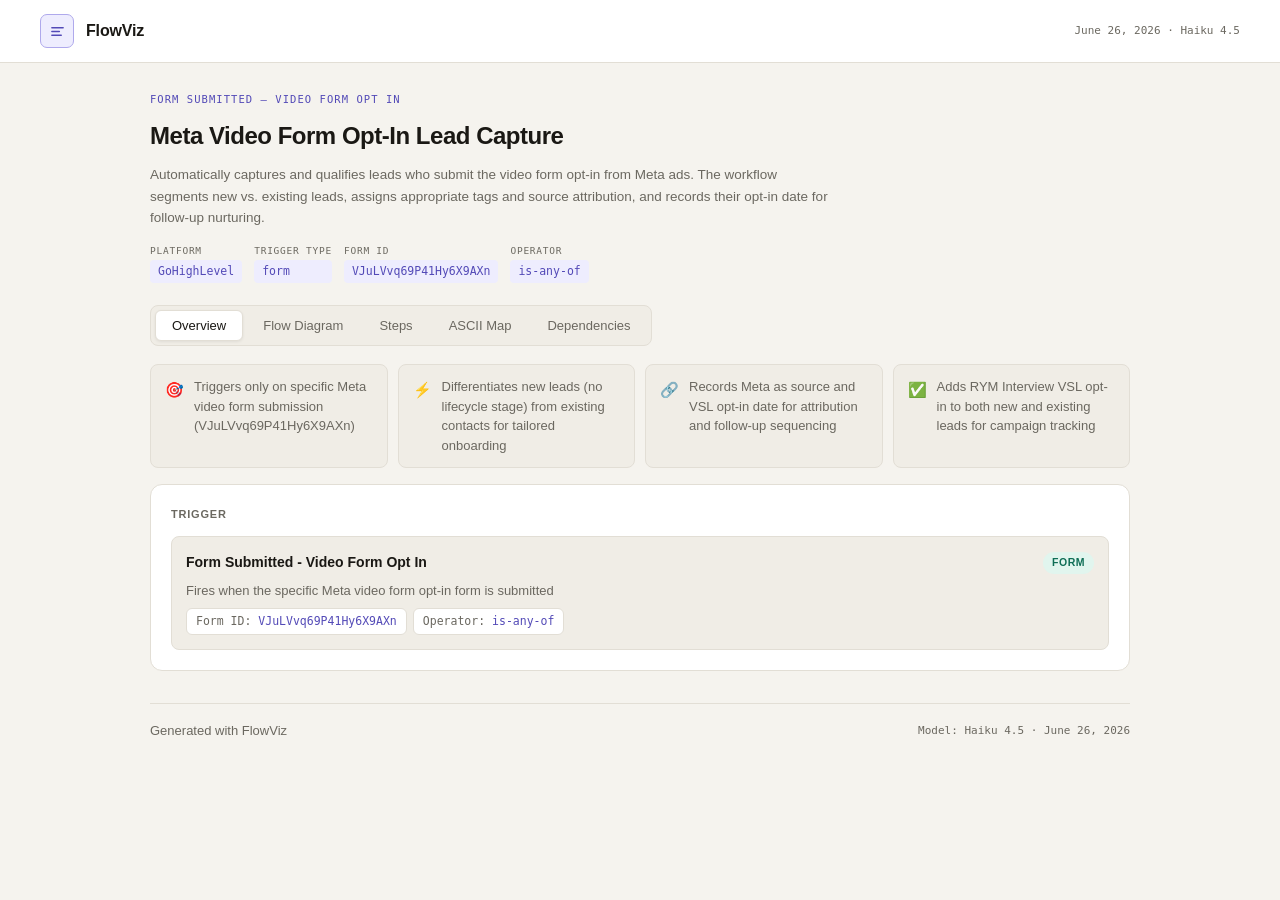
<file: 01. Meta - Lead Updates - CRM Updates/5-Minute Opt In Funnel Variant/CRM Update - Lead Update - Meta - Video-Form Opt In - Page View Only.html>
<!DOCTYPE html>
<html lang="en">
<head>
<meta charset="UTF-8">
<meta name="viewport" content="width=device-width,initial-scale=1.0">
<title>Meta Video Form Opt-In Lead Capture · FlowViz</title>
<style>
*{box-sizing:border-box;margin:0;padding:0}
:root{
  --bg:#F5F3EE;--surf:#FFFFFF;--surf2:#F0EDE6;--border:#E2DED5;--border-h:#C8C3BA;
  --text:#1A1814;--muted:#6B6860;
  --accent:#534AB7;--accent-l:#EEEDFE;--accent-m:#AFA9EC;
  --green:#0F6E56;--green-bg:#E1F5EE;
  --amber:#BA7517;--amber-bg:#FAEEDA;
  --r:8px;--r-lg:12px;
}
body{background:var(--bg);color:var(--text);font-family:-apple-system,BlinkMacSystemFont,'Segoe UI',sans-serif;font-size:15px;line-height:1.65;-webkit-font-smoothing:antialiased}
.doc-header{background:var(--surf);border-bottom:0.5px solid var(--border);padding:14px 40px;display:flex;align-items:center;justify-content:space-between;gap:20px;position:sticky;top:0;z-index:10}
.hb{display:flex;align-items:center;gap:12px}
.hlogo{width:34px;height:34px;background:var(--accent-l);border-radius:7px;display:flex;align-items:center;justify-content:center;border:0.5px solid var(--accent-m);flex-shrink:0}
.hlogo svg{width:17px;height:17px}
.hname{font-size:16px;font-weight:600;color:var(--text);letter-spacing:-.01em}
.hdate{font-size:11px;color:var(--muted);font-family:monospace}
.main{max-width:1060px;margin:0 auto;padding:28px 40px 60px}
.title-sec{margin-bottom:22px}
.eyebrow{font-size:10.5px;font-family:monospace;letter-spacing:.1em;text-transform:uppercase;color:var(--accent);margin-bottom:8px}
.doc-title{font-size:24px;font-weight:700;letter-spacing:-.02em;color:var(--text);margin-bottom:8px}
.doc-purpose{font-size:13.5px;color:var(--muted);line-height:1.6;max-width:680px;margin-bottom:14px}
.meta-row{display:flex;gap:12px;flex-wrap:wrap}
.meta-item{display:flex;flex-direction:column;gap:2px}
.meta-label{font-size:9.5px;text-transform:uppercase;letter-spacing:.08em;color:var(--muted);font-family:monospace}
.meta-item code{font-size:11.5px;color:var(--accent);background:var(--accent-l);padding:2px 8px;border-radius:4px;font-family:monospace}
.tabs{display:flex;gap:4px;background:var(--surf2);padding:4px;border-radius:var(--r);width:fit-content;margin-bottom:18px;border:0.5px solid var(--border)}
.tab{padding:7px 16px;border-radius:6px;font-size:13px;font-weight:500;cursor:pointer;border:none;background:none;color:var(--muted);transition:all .15s}
.tab.on{background:var(--surf);color:var(--text);box-shadow:0 1px 3px rgba(0,0,0,.07);border:0.5px solid var(--border)}
.summary-grid{display:grid;grid-template-columns:repeat(auto-fill,minmax(210px,1fr));gap:10px;margin-bottom:16px}
.summary-chip{background:var(--surf2);border:0.5px solid var(--border);border-radius:var(--r);padding:12px 14px;display:flex;gap:10px;align-items:flex-start}
.chip-icon{font-size:15px;flex-shrink:0;margin-top:1px}
.chip-text{font-size:13px;color:var(--muted);line-height:1.5}
.section-card{background:var(--surf);border:0.5px solid var(--border);border-radius:var(--r-lg);padding:20px;margin-bottom:14px}
.section-label{font-size:11px;font-weight:600;text-transform:uppercase;letter-spacing:.8px;color:var(--muted);margin-bottom:13px}
.detail-list{display:grid;gap:9px}
.detail-card{background:var(--surf2);border:0.5px solid var(--border);border-radius:var(--r);padding:14px;transition:border-color .2s}
.detail-card:hover{border-color:var(--border-h)}
.card-head{display:flex;justify-content:space-between;align-items:center;margin-bottom:6px}
.card-head-l{display:flex;align-items:center;gap:9px}
.card-title{font-size:14px;font-weight:600;color:var(--text)}
.card-sub{font-size:11px;color:var(--muted);margin-top:1px}
.card-desc{font-size:13px;color:var(--muted);margin-bottom:8px;line-height:1.5}
.impact{font-size:12px;color:var(--green);margin-bottom:8px}
.step-num{width:26px;height:26px;border-radius:50%;background:var(--accent-l);border:0.5px solid var(--accent-m);display:flex;align-items:center;justify-content:center;font-size:11px;font-weight:700;color:var(--accent);flex-shrink:0}
.badge{font-size:10.5px;font-weight:600;padding:2px 9px;border-radius:100px;text-transform:uppercase;letter-spacing:.5px}
.b-trigger{background:var(--green-bg);color:var(--green)}
.b-action{background:var(--accent-l);color:var(--accent)}
.b-condition{background:var(--amber-bg);color:var(--amber)}
.b-delay{background:#F3F0FB;color:#534AB7}
.params{display:flex;flex-wrap:wrap;gap:6px}
.param-tag{background:var(--surf);border:0.5px solid var(--border);border-radius:6px;padding:3px 9px;font-size:11.5px;font-family:monospace}
.pk{color:var(--muted)}.pv{color:var(--accent)}
.ascii-box{background:var(--surf2);border:0.5px solid var(--border);border-radius:var(--r);padding:18px;font-family:'Cascadia Code','Fira Code','Courier New',monospace;font-size:12.5px;line-height:1.7;white-space:pre;overflow-x:auto;color:var(--green)}
.dep-grid{display:grid;grid-template-columns:repeat(auto-fill,minmax(150px,1fr));gap:10px}
.dep-card{background:var(--surf2);border:0.5px solid var(--border);border-radius:var(--r);padding:13px;text-align:center}
.dep-name{font-size:13px;font-weight:600;margin-bottom:4px;color:var(--text)}
.dep-purpose{font-size:11.5px;color:var(--muted)}
.flow-controls{display:flex;gap:8px;margin-bottom:16px}
.fc-btn{background:var(--surf);border:0.5px solid var(--border);border-radius:6px;color:var(--muted);cursor:pointer;font-size:12px;padding:5px 14px;transition:all .15s}
.fc-btn:hover{border-color:var(--accent);color:var(--accent)}
.flow-outer{display:flex;flex-direction:column;align-items:center;padding:4px 0}
.vcard{width:280px;background:var(--surf);border:0.5px solid var(--border);border-left:3px solid var(--nc,#8a8278);border-radius:8px;cursor:pointer;transition:box-shadow .15s;user-select:none}
.vcard:hover{box-shadow:0 2px 12px rgba(26,24,20,.08)}
.vcard-head{display:flex;align-items:center;gap:10px;padding:12px 14px}
.vcard-icon{width:28px;height:28px;border-radius:6px;display:flex;align-items:center;justify-content:center;font-size:10px;font-family:monospace;font-weight:700;flex-shrink:0}
.vcard-body{flex:1;min-width:0}
.vcard-title{font-weight:600;font-size:13.5px;color:var(--text);white-space:nowrap;overflow:hidden;text-overflow:ellipsis}
.vcard-sub{font-size:10.5px;color:var(--muted);font-family:monospace;margin-top:2px;white-space:nowrap;overflow:hidden;text-overflow:ellipsis}
.vcard-chev{font-size:15px;color:var(--muted);margin-left:auto;flex-shrink:0;transition:transform .15s}
.vcard.open .vcard-chev{transform:rotate(90deg)}
.vcard-params{display:none;padding:0 14px 12px;border-top:0.5px solid var(--border)}
.vcard.open .vcard-params{display:block}
.vp-row{display:flex;gap:12px;padding:4px 0;font-size:11.5px;border-bottom:0.5px solid var(--border)}
.vp-row:last-child{border:none}
.vp-key{color:var(--muted);font-family:monospace;font-size:10.5px;min-width:110px;flex-shrink:0}
.vp-val{color:var(--accent);font-family:monospace;font-size:11px;word-break:break-all}
.vend{display:flex;align-items:center;gap:9px;padding:9px 16px;background:var(--surf2);border:0.5px solid var(--border);border-radius:20px;font-size:12.5px;font-family:monospace;color:var(--muted)}
.vend-dot{width:7px;height:7px;border-radius:50%;background:var(--muted);flex-shrink:0}
.vconn{display:flex;flex-direction:column;align-items:center;height:44px;position:relative}
.vconn::before,.vconn::after{content:'';position:absolute;left:50%;transform:translateX(-50%);width:0.5px;background:var(--border)}
.vconn::before{top:0;height:calc(50% - 10px)}
.vconn::after{bottom:0;height:calc(50% - 10px)}
.vconn-c{width:20px;height:20px;border-radius:50%;border:0.5px solid var(--border);background:var(--surf);display:flex;align-items:center;justify-content:center;font-size:11px;color:var(--muted);position:relative;z-index:1;margin:auto}
.vbranch{display:flex;flex-direction:column;align-items:center;width:100%}
.vbranch-row{display:flex;gap:20px;justify-content:center;width:100%}
.vbranch-col{display:flex;flex-direction:column;align-items:center;flex:1;max-width:320px;min-width:0}
.branch-pill{font-family:monospace;font-size:9.5px;font-weight:700;letter-spacing:.08em;text-transform:uppercase;padding:2px 10px;border-radius:20px;margin-bottom:8px;display:inline-block}
.bp-yes{background:#C0E8D6;color:#0F6E56}
.bp-no{background:#CECBF6;color:#534AB7}
.doc-footer{border-top:0.5px solid var(--border);margin-top:32px;padding:16px 0;display:flex;justify-content:space-between;align-items:center;flex-wrap:wrap;gap:10px}
.footer-l{font-size:13px;color:var(--muted)}
.footer-r{font-size:11px;font-family:monospace;color:var(--muted)}
@media(max-width:700px){.main{padding:16px}.doc-header{padding:12px 16px}.vcard{width:100%}.vbranch-row{flex-direction:column;align-items:center}.vbranch-col{max-width:100%;width:100%}}
</style>
</head>
<body>

<div class="doc-header">
  <div class="hb">
    <div class="hlogo"><svg viewBox="0 0 18 18" fill="none"><path d="M3 5h12M3 9h8M3 13h10" stroke="#534AB7" stroke-width="1.5" stroke-linecap="round"/></svg></div>
    <span class="hname">FlowViz</span>
  </div>
  <span class="hdate">June 26, 2026 · Haiku 4.5</span>
</div>

<div class="main">
  <div class="title-sec">
    <p class="eyebrow">Form Submitted — Video Form Opt In</p>
    <h1 class="doc-title">Meta Video Form Opt-In Lead Capture</h1>
    <p class="doc-purpose">Automatically captures and qualifies leads who submit the video form opt-in from Meta ads. The workflow segments new vs. existing leads, assigns appropriate tags and source attribution, and records their opt-in date for follow-up nurturing.</p>
    <div class="meta-row"><div class="meta-item"><span class="meta-label">Platform</span><code>GoHighLevel</code></div><div class="meta-item"><span class="meta-label">Trigger type</span><code>form</code></div><div class="meta-item"><span class="meta-label">Form ID</span><code>VJuLVvq69P41Hy6X9AXn</code></div><div class="meta-item"><span class="meta-label">Operator</span><code>is-any-of</code></div></div>
  </div>

  <div class="tabs" id="tab-bar">
    <button class="tab on" data-tab="overview">Overview</button>
    <button class="tab" data-tab="diagram">Flow Diagram</button>
    <button class="tab" data-tab="steps">Steps</button>
    <button class="tab" data-tab="ascii">ASCII Map</button>
    <button class="tab" data-tab="deps">Dependencies</button>
  </div>

  <div id="tab-overview">
    <div class="summary-grid"><div class="summary-chip"><span class="chip-icon">🎯</span><span class="chip-text">Triggers only on specific Meta video form submission (VJuLVvq69P41Hy6X9AXn)</span></div><div class="summary-chip"><span class="chip-icon">⚡</span><span class="chip-text">Differentiates new leads (no lifecycle stage) from existing contacts for tailored onboarding</span></div><div class="summary-chip"><span class="chip-icon">🔗</span><span class="chip-text">Records Meta as source and VSL opt-in date for attribution and follow-up sequencing</span></div><div class="summary-chip"><span class="chip-icon">✅</span><span class="chip-text">Adds RYM Interview VSL opt-in to both new and existing leads for campaign tracking</span></div></div>
    <div class="section-card">
      <div class="section-label">Trigger</div>
      <div class="detail-list">
    <div class="detail-card">
      <div class="card-head"><div class="card-title">Form Submitted - Video Form Opt In</div><span class="badge b-trigger">form</span></div>
      <div class="card-desc">Fires when the specific Meta video form opt-in form is submitted</div><div class="params"><span class="param-tag"><span class="pk">Form ID: </span><span class="pv">VJuLVvq69P41Hy6X9AXn</span></span><span class="param-tag"><span class="pk">Operator: </span><span class="pv">is-any-of</span></span></div>
    </div></div>
    </div>
  </div>

  <div id="tab-diagram" style="display:none">
    <div class="section-card">
      <div class="flow-controls">
        <button class="fc-btn" id="btn-expand">Expand all</button>
        <button class="fc-btn" id="btn-collapse">Collapse all</button>
      </div>
      <div class="flow-outer" id="vtree"></div>
    </div>
  </div>

  <div id="tab-steps" style="display:none">
    <div class="section-card">
      <div class="section-label">Workflow steps</div>
      <div class="detail-list">
    <div class="detail-card">
      <div class="card-head">
        <div class="card-head-l"><div class="step-num">1</div>
          <div><div class="card-title">Add Tag - In-Video Form Opt-In (New Lead)</div><div class="card-sub">GoHighLevel</div></div>
        </div>
        <span class="badge b-action">action</span>
      </div>
      <div class="card-desc">Tags new leads with in-video form opt-in tracking tag</div>
      <div class="impact">💡 Marks newly acquired leads for campaign attribution and follow-up workflows</div><div class="params"><span class="param-tag"><span class="pk">Tag: </span><span class="pv">in-video form opt-in</span></span></div>
    </div>
    <div class="detail-card">
      <div class="card-head">
        <div class="card-head-l"><div class="step-num">2</div>
          <div><div class="card-title">Update Contact Source to Meta (New Lead)</div><div class="card-sub">GoHighLevel</div></div>
        </div>
        <span class="badge b-action">action</span>
      </div>
      <div class="card-desc">Sets contact source field to Meta for new leads</div>
      <div class="impact">💡 Tracks lead origin for ROI analysis and ad performance measurement</div><div class="params"><span class="param-tag"><span class="pk">Field ID: </span><span class="pv">tPwTS2b8LEOkAggIj5l6</span></span><span class="param-tag"><span class="pk">Field Label: </span><span class="pv">Contact Source</span></span><span class="param-tag"><span class="pk">Value: </span><span class="pv">Meta</span></span></div>
    </div>
    <div class="detail-card">
      <div class="card-head">
        <div class="card-head-l"><div class="step-num">3</div>
          <div><div class="card-title">Update Lifecycle Stage, Type &amp; Opt-Ins (New Lead)</div><div class="card-sub">GoHighLevel</div></div>
        </div>
        <span class="badge b-action">action</span>
      </div>
      <div class="card-desc">Sets lifecycle stage to Lead, type to replace_your_mortgage, and adds VSL opt-in</div>
      <div class="impact">💡 Establishes lead qualification status and product interest for routing to appropriate nurture sequences</div><div class="params"><span class="param-tag"><span class="pk">Field ID: </span><span class="pv">grzaUscZCdksUY6lyGsB</span></span><span class="param-tag"><span class="pk">Label: </span><span class="pv">Contact Lifecycle Stage</span></span><span class="param-tag"><span class="pk">Value: </span><span class="pv">Lead</span></span><span class="param-tag"><span class="pk">Field ID: </span><span class="pv">type</span></span><span class="param-tag"><span class="pk">Label: </span><span class="pv">Contact Type</span></span><span class="param-tag"><span class="pk">Value: </span><span class="pv">replace_your_mortgage</span></span><span class="param-tag"><span class="pk">Field ID: </span><span class="pv">LZ7mCkWA5FxGrnseI6Mb</span></span><span class="param-tag"><span class="pk">Label: </span><span class="pv">Contact Opt In&#39;s</span></span><span class="param-tag"><span class="pk">Value: </span><span class="pv">RYM Interview VSL - Meta - Video-Form-Version</span></span></div>
    </div>
    <div class="detail-card">
      <div class="card-head">
        <div class="card-head-l"><div class="step-num">4</div>
          <div><div class="card-title">Set VSL Opt-In Date (New Lead)</div><div class="card-sub">GoHighLevel</div></div>
        </div>
        <span class="badge b-action">action</span>
      </div>
      <div class="card-desc">Records the current date as VSL opt-in date for new leads</div>
      <div class="impact">💡 Timestamps enrollment for follow-up scheduling and campaign performance analytics</div><div class="params"><span class="param-tag"><span class="pk">Field ID: </span><span class="pv">t0ZN0CGuDc70s74pB1iO</span></span><span class="param-tag"><span class="pk">Label: </span><span class="pv">VSL Opt-In Date</span></span><span class="param-tag"><span class="pk">Value: </span><span class="pv">currentDate</span></span></div>
    </div>
    <div class="detail-card">
      <div class="card-head">
        <div class="card-head-l"><div class="step-num">5</div>
          <div><div class="card-title">Add Tag - In-Video Form Opt-In (Existing Lead)</div><div class="card-sub">GoHighLevel</div></div>
        </div>
        <span class="badge b-action">action</span>
      </div>
      <div class="card-desc">Tags existing leads with in-video form opt-in tracking tag</div>
      <div class="impact">💡 Marks existing leads for re-engagement and second conversion attempt tracking</div><div class="params"><span class="param-tag"><span class="pk">Tag: </span><span class="pv">in-video form opt-in</span></span></div>
    </div>
    <div class="detail-card">
      <div class="card-head">
        <div class="card-head-l"><div class="step-num">6</div>
          <div><div class="card-title">Update Opt-Ins (Existing Lead)</div><div class="card-sub">GoHighLevel</div></div>
        </div>
        <span class="badge b-action">action</span>
      </div>
      <div class="card-desc">Adds RYM Interview VSL opt-in to existing contact&#39;s opt-in list</div>
      <div class="impact">💡 Updates engagement preferences to reflect new interest and trigger relevant campaigns</div><div class="params"><span class="param-tag"><span class="pk">Field ID: </span><span class="pv">LZ7mCkWA5FxGrnseI6Mb</span></span><span class="param-tag"><span class="pk">Label: </span><span class="pv">Contact Opt In&#39;s</span></span><span class="param-tag"><span class="pk">Value: </span><span class="pv">RYM Interview VSL - Meta - Video-Form-Version</span></span></div>
    </div>
    <div class="detail-card">
      <div class="card-head">
        <div class="card-head-l"><div class="step-num">7</div>
          <div><div class="card-title">Set VSL Opt-In Date (Existing Lead)</div><div class="card-sub">GoHighLevel</div></div>
        </div>
        <span class="badge b-action">action</span>
      </div>
      <div class="card-desc">Records the current date as VSL opt-in date for existing leads</div>
      <div class="impact">💡 Tracks re-engagement timing and segments leads by recency of interest</div><div class="params"><span class="param-tag"><span class="pk">Field ID: </span><span class="pv">t0ZN0CGuDc70s74pB1iO</span></span><span class="param-tag"><span class="pk">Label: </span><span class="pv">VSL Opt-In Date</span></span><span class="param-tag"><span class="pk">Value: </span><span class="pv">currentDate</span></span></div>
    </div></div>
    </div>
  </div>

  <div id="tab-ascii" style="display:none">
    <div class="section-card">
      <div class="section-label">ASCII flow diagram</div>
      <div class="ascii-box">◉ Form Submitted
│
├─ Video Form ID: VJuLVvq69P41Hy6X9AXn
│
▼
◆ Is Lifecycle Stage Empty?
│
├─ YES (New Lead) ────────────────────┐
│  ├─ Add Tag: in-video form opt-in  │
│  ├─ Set Source: Meta               │
│  ├─ Set Stage: Lead, Type: RYM     │
│  ├─ Add Opt-In: RYM Interview VSL  │
│  └─ Set VSL Opt-In Date            │
│                                     ▼
│                                    End
│
└─ NO (Existing Lead) ────────────────┐
   ├─ Add Tag: in-video form opt-in  │
   ├─ Add Opt-In: RYM Interview VSL  │
   └─ Set VSL Opt-In Date            │
                                      ▼
                                     End</div>
    </div>
  </div>

  <div id="tab-deps" style="display:none">
    <div class="section-card">
      <div class="section-label">External dependencies</div>
      <div class="dep-grid">
    <div class="dep-card">
      <div class="dep-name">GoHighLevel CRM</div>
      <div class="dep-purpose">Contact management, field updates, and tag application</div>
      <span class="badge b-trigger" style="margin-top:7px;display:inline-block">Required</span>
    </div>
    <div class="dep-card">
      <div class="dep-name">Meta Ads Integration</div>
      <div class="dep-purpose">Form submission trigger from Meta advertising platform</div>
      <span class="badge b-trigger" style="margin-top:7px;display:inline-block">Required</span>
    </div></div>
    </div>
  </div>

  <div class="doc-footer">
    <span class="footer-l">Generated with FlowViz</span>
    <span class="footer-r">Model: Haiku 4.5 · June 26, 2026</span>
  </div>
</div>

<script>
(function(){
  var TABS=['overview','diagram','steps','ascii','deps'];
  document.getElementById('tab-bar').addEventListener('click',function(e){
    var btn=e.target.closest('[data-tab]');
    if(!btn)return;
    var tab=btn.dataset.tab;
    document.querySelectorAll('#tab-bar .tab').forEach(function(t){
      t.classList.toggle('on',t.dataset.tab===tab);
    });
    TABS.forEach(function(id){
      var el=document.getElementById('tab-'+id);
      if(el)el.style.display=id===tab?'':'none';
    });
  });
})();

(function(){
  var nodes=[{"id":"n1","type":"trigger","label":"Form Submitted","sub":"Trigger: form_submission","description":"Meta video form opt-in submitted (Form ID: VJuLVvq69P41Hy6X9AXn)","app":"GoHighLevel","params":[["Form ID","VJuLVvq69P41Hy6X9AXn"]],"connections":[{"to":"n2","label":null}]},{"id":"n2","type":"condition","label":"New or Existing?","sub":"Condition: if-else","description":"Check if Contact Lifecycle Stage field is empty","app":null,"params":[["Field","grzaUscZCdksUY6lyGsB"],["Operator","has_no_value"]],"connections":[{"to":"n3","label":"YES"},{"to":"n6","label":"NO"}]},{"id":"n3","type":"action","label":"Tag New Lead","sub":"Action: add_contact_tag","description":"Add in-video form opt-in tag","app":"GoHighLevel","params":[["Tag","in-video form opt-in"]],"connections":[{"to":"n4","label":null}]},{"id":"n4","type":"action","label":"Set Source Meta","sub":"Action: update_contact_field","description":"Set Contact Source to Meta","app":"GoHighLevel","params":[["Field ID","tPwTS2b8LEOkAggIj5l6"],["Value","Meta"]],"connections":[{"to":"n5","label":null}]},{"id":"n5","type":"action","label":"Set Stage Lead","sub":"Action: update_contact_field","description":"Set Lifecycle Stage to Lead, Type to replace_your_mortgage, Opt-In to RYM Interview VSL","app":"GoHighLevel","params":[["Field ID","grzaUscZCdksUY6lyGsB"],["Value","Lead"],["Field ID","type"],["Value","replace_your_mortgage"],["Field ID","LZ7mCkWA5FxGrnseI6Mb"],["Value","RYM Interview VSL - Meta - Video-Form-Version"]],"connections":[{"to":"n7","label":null}]},{"id":"n7","type":"action","label":"Set Opt-In Date","sub":"Action: update_contact_field","description":"Set VSL Opt-In Date to current date","app":"GoHighLevel","params":[["Field ID","t0ZN0CGuDc70s74pB1iO"],["Value","currentDate"]],"connections":[{"to":"n9","label":null}]},{"id":"n6","type":"action","label":"Tag Existing","sub":"Action: add_contact_tag","description":"Add in-video form opt-in tag to existing lead","app":"GoHighLevel","params":[["Tag","in-video form opt-in"]],"connections":[{"to":"n8","label":null}]},{"id":"n8","type":"action","label":"Update Opt-Ins","sub":"Action: update_contact_field","description":"Add RYM Interview VSL to existing contact's opt-ins","app":"GoHighLevel","params":[["Field ID","LZ7mCkWA5FxGrnseI6Mb"],["Value","RYM Interview VSL - Meta - Video-Form-Version"]],"connections":[{"to":"n9","label":null}]},{"id":"n9","type":"action","label":"Set Opt-In Date","sub":"Action: update_contact_field","description":"Set VSL Opt-In Date to current date","app":"GoHighLevel","params":[["Field ID","t0ZN0CGuDc70s74pB1iO"],["Value","currentDate"]],"connections":[{"to":"n10","label":null}]},{"id":"n10","type":"end","label":"Lead Updated","sub":null,"description":"Workflow complete","app":null,"params":[],"connections":[]}];
  var actions=[{"id":"a1","name":"Add Tag - In-Video Form Opt-In (New Lead)","app":"GoHighLevel","type":"action","sub":"Action: add_contact_tag","description":"Tags new leads with in-video form opt-in tracking tag","params":[["Tag","in-video form opt-in"]],"business_impact":"Marks newly acquired leads for campaign attribution and follow-up workflows"},{"id":"a2","name":"Update Contact Source to Meta (New Lead)","app":"GoHighLevel","type":"action","sub":"Action: update_contact_field","description":"Sets contact source field to Meta for new leads","params":[["Field ID","tPwTS2b8LEOkAggIj5l6"],["Field Label","Contact Source"],["Value","Meta"]],"business_impact":"Tracks lead origin for ROI analysis and ad performance measurement"},{"id":"a3","name":"Update Lifecycle Stage, Type & Opt-Ins (New Lead)","app":"GoHighLevel","type":"action","sub":"Action: update_contact_field","description":"Sets lifecycle stage to Lead, type to replace_your_mortgage, and adds VSL opt-in","params":[["Field ID","grzaUscZCdksUY6lyGsB"],["Label","Contact Lifecycle Stage"],["Value","Lead"],["Field ID","type"],["Label","Contact Type"],["Value","replace_your_mortgage"],["Field ID","LZ7mCkWA5FxGrnseI6Mb"],["Label","Contact Opt In's"],["Value","RYM Interview VSL - Meta - Video-Form-Version"]],"business_impact":"Establishes lead qualification status and product interest for routing to appropriate nurture sequences"},{"id":"a4","name":"Set VSL Opt-In Date (New Lead)","app":"GoHighLevel","type":"action","sub":"Action: update_contact_field","description":"Records the current date as VSL opt-in date for new leads","params":[["Field ID","t0ZN0CGuDc70s74pB1iO"],["Label","VSL Opt-In Date"],["Value","currentDate"]],"business_impact":"Timestamps enrollment for follow-up scheduling and campaign performance analytics"},{"id":"a5","name":"Add Tag - In-Video Form Opt-In (Existing Lead)","app":"GoHighLevel","type":"action","sub":"Action: add_contact_tag","description":"Tags existing leads with in-video form opt-in tracking tag","params":[["Tag","in-video form opt-in"]],"business_impact":"Marks existing leads for re-engagement and second conversion attempt tracking"},{"id":"a6","name":"Update Opt-Ins (Existing Lead)","app":"GoHighLevel","type":"action","sub":"Action: update_contact_field","description":"Adds RYM Interview VSL opt-in to existing contact's opt-in list","params":[["Field ID","LZ7mCkWA5FxGrnseI6Mb"],["Label","Contact Opt In's"],["Value","RYM Interview VSL - Meta - Video-Form-Version"]],"business_impact":"Updates engagement preferences to reflect new interest and trigger relevant campaigns"},{"id":"a7","name":"Set VSL Opt-In Date (Existing Lead)","app":"GoHighLevel","type":"action","sub":"Action: update_contact_field","description":"Records the current date as VSL opt-in date for existing leads","params":[["Field ID","t0ZN0CGuDc70s74pB1iO"],["Label","VSL Opt-In Date"],["Value","currentDate"]],"business_impact":"Tracks re-engagement timing and segments leads by recency of interest"}];
  nodes.forEach(function(n){n.type=(n.type||'').toLowerCase();});
  var map={};nodes.forEach(function(n){if(n.id)map[n.id]=n;});

  var C={
    trigger:{color:'#185FA5',bg:'#E6F1FB',icon:'TR'},
    action:{color:'#0F6E56',bg:'#E1F5EE',icon:'A'},
    condition:{color:'#BA7517',bg:'#FAEEDA',icon:'IF'},
    wait:{color:'#534AB7',bg:'#EEEDFE',icon:'W'},
    delay:{color:'#534AB7',bg:'#EEEDFE',icon:'W'},
    end:{color:'#5a5550',bg:'#F0EDE6',icon:'·'}
  };
  var _id=0;
  function uid(){return 'vc'+(++_id);}
  function e(s){return String(s||'').replace(/&/g,'&amp;').replace(/</g,'&lt;').replace(/>/g,'&gt;');}
  function pb(params){
    var p=(params||[]).filter(function(x){return x&&x[0]&&x[1];});
    if(!p.length)return'';
    return'<div class="vcard-params"><div>'+p.map(function(r){return'<div class="vp-row"><span class="vp-key">'+e(r[0])+'</span><span class="vp-val">'+e(String(r[1]).slice(0,80))+'</span></div>';}).join('')+'</div></div>';
  }
  function card(n){
    var c=C[n.type]||C.action;
    if(n.type==='end')return'<div class="vend"><div class="vend-dot"></div>'+e(n.label||'End')+'</div>';
    var id=uid();
    return'<div class="vcard" id="'+id+'" style="--nc:'+c.color+'">'
      +'<div class="vcard-head"><div class="vcard-icon" style="background:'+c.bg+';color:'+c.color+'">'+c.icon+'</div>'
      +'<div class="vcard-body"><div class="vcard-title">'+e(n.label||n.name||'Step')+'</div>'
      +'<div class="vcard-sub">'+e(n.sub||n.type)+(n.app?' · '+e(n.app):'')+'</div></div>'
      +'<div class="vcard-chev">›</div></div>'+pb(n.params)+'</div>';
  }
  function conn(){return'<div class="vconn"><div class="vconn-c">↓</div></div>';}
  function bfs(sid,seen){var q=[sid],vis={},ord=[];while(q.length){var id=q.shift();if(!id||vis[id]||seen[id]||!map[id])continue;vis[id]=true;ord.push(id);(map[id].connections||[]).forEach(function(c){q.push(c.to);});}return ord;}
  function merge(yId,nId,seen){var ns={};bfs(nId,seen).forEach(function(id){ns[id]=true;});var yo=bfs(yId,seen);for(var i=0;i<yo.length;i++){if(ns[yo[i]])return yo[i];}return null;}
  function flow(sid,stop,seen){
    seen=seen||{};if(!sid||sid===stop||seen[sid]||!map[sid])return'';
    var n=map[sid];var s2=Object.assign({},seen);s2[sid]=true;
    var cs=n.connections||[];var h=card(n);
    if(n.type==='end'||!cs.length)return h;
    if(n.type==='condition'&&cs.length>=2){
      var yc=cs.find(function(c){return/yes/i.test(c.label||'');})||cs[0];
      var nc=cs.find(function(c){return/no/i.test(c.label||'');})||cs[1];
      var mg=merge(yc.to,nc.to,s2);
      var br='<div class="vbranch"><div class="vbranch-row">'
        +'<div class="vbranch-col"><span class="branch-pill bp-yes">YES</span>'+flow(yc.to,mg,Object.assign({},s2))+'</div>'
        +'<div class="vbranch-col"><span class="branch-pill bp-no">NO</span>'+flow(nc.to,mg,Object.assign({},s2))+'</div>'
        +'</div></div>';
      return h+conn()+br+(mg?conn()+flow(mg,stop,Object.assign({},s2)):'');
    }
    return h+conn()+flow(cs[0].to,stop,s2);
  }
  function fallback(){
    return actions.map(function(a,i){
      var t=(a.type||'action').toLowerCase();var c=C[t]||C.action;var id=uid();
      var h='<div class="vcard" id="'+id+'" style="--nc:'+c.color+'">'
        +'<div class="vcard-head"><div class="vcard-icon" style="background:'+c.bg+';color:'+c.color+'">'+(i+1)+'</div>'
        +'<div class="vcard-body"><div class="vcard-title">'+e(a.name||'Step '+(i+1))+'</div>'
        +'<div class="vcard-sub">'+e(a.sub||a.type||'action')+(a.app?' · '+e(a.app):'')+'</div></div>'
        +'<div class="vcard-chev">›</div></div>'+pb(a.params)+'</div>';
      return i<actions.length-1?h+conn():h;
    }).join('');
  }
  var vtree=document.getElementById('vtree');
  if(!vtree)return;
  try{
    var trig=nodes.find(function(n){return n.type==='trigger';});
    var html=trig?flow(trig.id,null,{}):'';
    vtree.innerHTML=html||(actions.length?fallback():'<p style="color:var(--muted);font-size:13px;text-align:center;padding:24px">No diagram data.</p>');
  }catch(err){console.error('[FlowViz]',err);try{vtree.innerHTML=fallback();}catch(e2){}}

  vtree.addEventListener('click',function(ev){
    var card=ev.target.closest('.vcard');
    if(card)card.classList.toggle('open');
  });
  var be=document.getElementById('btn-expand');
  var bc=document.getElementById('btn-collapse');
  if(be)be.addEventListener('click',function(){document.querySelectorAll('.vcard').forEach(function(el){el.classList.add('open');});});
  if(bc)bc.addEventListener('click',function(){document.querySelectorAll('.vcard').forEach(function(el){el.classList.remove('open');});});
})();
</script>
</body>
</html>
</file>
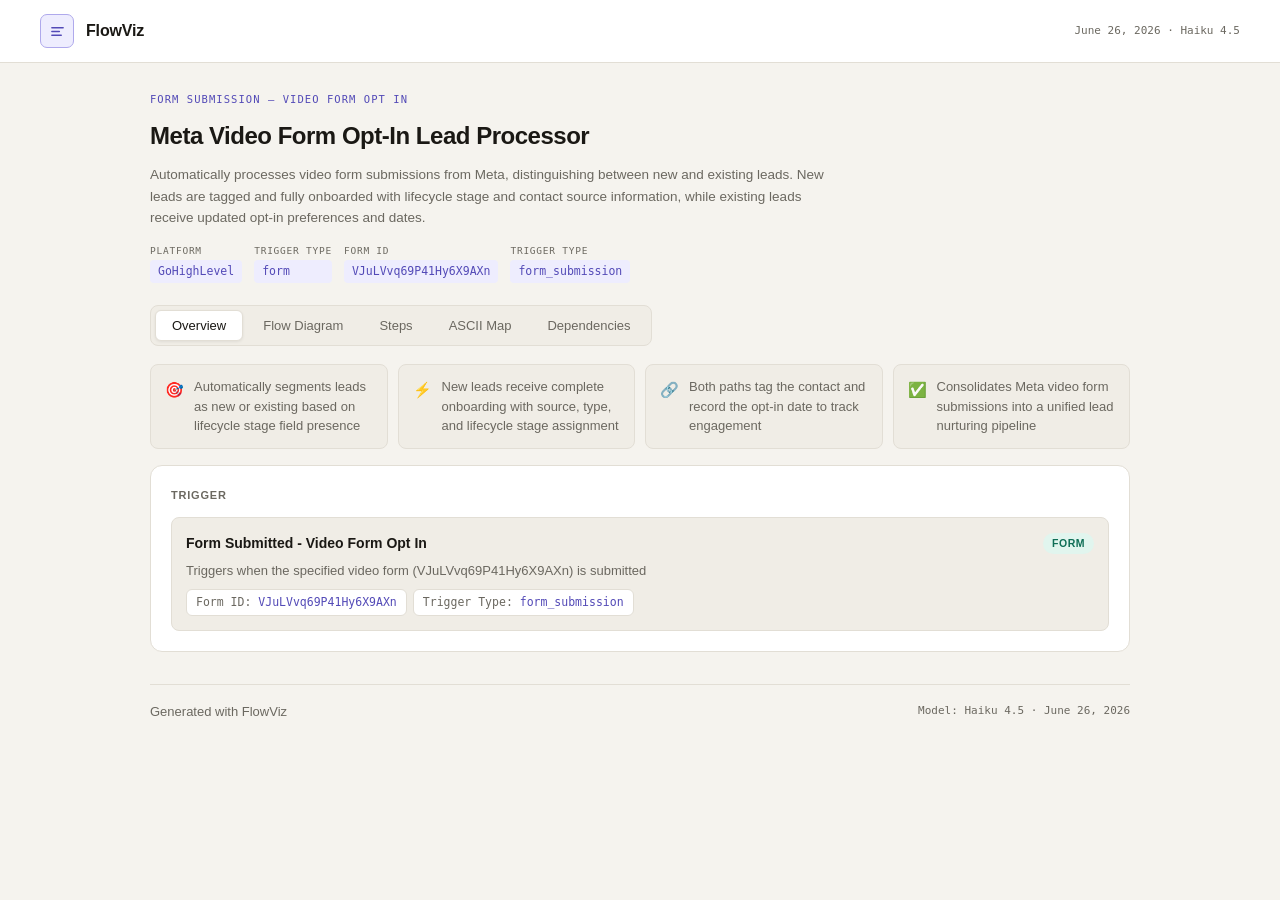
<file: 01. Meta - Lead Updates - CRM Updates/5-Minute Opt In Funnel Variant/CRM Update - Lead Update - Meta - Video-Form Opt In.html>
<!DOCTYPE html>
<html lang="en">
<head>
<meta charset="UTF-8">
<meta name="viewport" content="width=device-width,initial-scale=1.0">
<title>Meta Video Form Opt-In Lead Processor · FlowViz</title>
<style>
*{box-sizing:border-box;margin:0;padding:0}
:root{
  --bg:#F5F3EE;--surf:#FFFFFF;--surf2:#F0EDE6;--border:#E2DED5;--border-h:#C8C3BA;
  --text:#1A1814;--muted:#6B6860;
  --accent:#534AB7;--accent-l:#EEEDFE;--accent-m:#AFA9EC;
  --green:#0F6E56;--green-bg:#E1F5EE;
  --amber:#BA7517;--amber-bg:#FAEEDA;
  --r:8px;--r-lg:12px;
}
body{background:var(--bg);color:var(--text);font-family:-apple-system,BlinkMacSystemFont,'Segoe UI',sans-serif;font-size:15px;line-height:1.65;-webkit-font-smoothing:antialiased}
.doc-header{background:var(--surf);border-bottom:0.5px solid var(--border);padding:14px 40px;display:flex;align-items:center;justify-content:space-between;gap:20px;position:sticky;top:0;z-index:10}
.hb{display:flex;align-items:center;gap:12px}
.hlogo{width:34px;height:34px;background:var(--accent-l);border-radius:7px;display:flex;align-items:center;justify-content:center;border:0.5px solid var(--accent-m);flex-shrink:0}
.hlogo svg{width:17px;height:17px}
.hname{font-size:16px;font-weight:600;color:var(--text);letter-spacing:-.01em}
.hdate{font-size:11px;color:var(--muted);font-family:monospace}
.main{max-width:1060px;margin:0 auto;padding:28px 40px 60px}
.title-sec{margin-bottom:22px}
.eyebrow{font-size:10.5px;font-family:monospace;letter-spacing:.1em;text-transform:uppercase;color:var(--accent);margin-bottom:8px}
.doc-title{font-size:24px;font-weight:700;letter-spacing:-.02em;color:var(--text);margin-bottom:8px}
.doc-purpose{font-size:13.5px;color:var(--muted);line-height:1.6;max-width:680px;margin-bottom:14px}
.meta-row{display:flex;gap:12px;flex-wrap:wrap}
.meta-item{display:flex;flex-direction:column;gap:2px}
.meta-label{font-size:9.5px;text-transform:uppercase;letter-spacing:.08em;color:var(--muted);font-family:monospace}
.meta-item code{font-size:11.5px;color:var(--accent);background:var(--accent-l);padding:2px 8px;border-radius:4px;font-family:monospace}
.tabs{display:flex;gap:4px;background:var(--surf2);padding:4px;border-radius:var(--r);width:fit-content;margin-bottom:18px;border:0.5px solid var(--border)}
.tab{padding:7px 16px;border-radius:6px;font-size:13px;font-weight:500;cursor:pointer;border:none;background:none;color:var(--muted);transition:all .15s}
.tab.on{background:var(--surf);color:var(--text);box-shadow:0 1px 3px rgba(0,0,0,.07);border:0.5px solid var(--border)}
.summary-grid{display:grid;grid-template-columns:repeat(auto-fill,minmax(210px,1fr));gap:10px;margin-bottom:16px}
.summary-chip{background:var(--surf2);border:0.5px solid var(--border);border-radius:var(--r);padding:12px 14px;display:flex;gap:10px;align-items:flex-start}
.chip-icon{font-size:15px;flex-shrink:0;margin-top:1px}
.chip-text{font-size:13px;color:var(--muted);line-height:1.5}
.section-card{background:var(--surf);border:0.5px solid var(--border);border-radius:var(--r-lg);padding:20px;margin-bottom:14px}
.section-label{font-size:11px;font-weight:600;text-transform:uppercase;letter-spacing:.8px;color:var(--muted);margin-bottom:13px}
.detail-list{display:grid;gap:9px}
.detail-card{background:var(--surf2);border:0.5px solid var(--border);border-radius:var(--r);padding:14px;transition:border-color .2s}
.detail-card:hover{border-color:var(--border-h)}
.card-head{display:flex;justify-content:space-between;align-items:center;margin-bottom:6px}
.card-head-l{display:flex;align-items:center;gap:9px}
.card-title{font-size:14px;font-weight:600;color:var(--text)}
.card-sub{font-size:11px;color:var(--muted);margin-top:1px}
.card-desc{font-size:13px;color:var(--muted);margin-bottom:8px;line-height:1.5}
.impact{font-size:12px;color:var(--green);margin-bottom:8px}
.step-num{width:26px;height:26px;border-radius:50%;background:var(--accent-l);border:0.5px solid var(--accent-m);display:flex;align-items:center;justify-content:center;font-size:11px;font-weight:700;color:var(--accent);flex-shrink:0}
.badge{font-size:10.5px;font-weight:600;padding:2px 9px;border-radius:100px;text-transform:uppercase;letter-spacing:.5px}
.b-trigger{background:var(--green-bg);color:var(--green)}
.b-action{background:var(--accent-l);color:var(--accent)}
.b-condition{background:var(--amber-bg);color:var(--amber)}
.b-delay{background:#F3F0FB;color:#534AB7}
.params{display:flex;flex-wrap:wrap;gap:6px}
.param-tag{background:var(--surf);border:0.5px solid var(--border);border-radius:6px;padding:3px 9px;font-size:11.5px;font-family:monospace}
.pk{color:var(--muted)}.pv{color:var(--accent)}
.ascii-box{background:var(--surf2);border:0.5px solid var(--border);border-radius:var(--r);padding:18px;font-family:'Cascadia Code','Fira Code','Courier New',monospace;font-size:12.5px;line-height:1.7;white-space:pre;overflow-x:auto;color:var(--green)}
.dep-grid{display:grid;grid-template-columns:repeat(auto-fill,minmax(150px,1fr));gap:10px}
.dep-card{background:var(--surf2);border:0.5px solid var(--border);border-radius:var(--r);padding:13px;text-align:center}
.dep-name{font-size:13px;font-weight:600;margin-bottom:4px;color:var(--text)}
.dep-purpose{font-size:11.5px;color:var(--muted)}
.flow-controls{display:flex;gap:8px;margin-bottom:16px}
.fc-btn{background:var(--surf);border:0.5px solid var(--border);border-radius:6px;color:var(--muted);cursor:pointer;font-size:12px;padding:5px 14px;transition:all .15s}
.fc-btn:hover{border-color:var(--accent);color:var(--accent)}
.flow-outer{display:flex;flex-direction:column;align-items:center;padding:4px 0}
.vcard{width:280px;background:var(--surf);border:0.5px solid var(--border);border-left:3px solid var(--nc,#8a8278);border-radius:8px;cursor:pointer;transition:box-shadow .15s;user-select:none}
.vcard:hover{box-shadow:0 2px 12px rgba(26,24,20,.08)}
.vcard-head{display:flex;align-items:center;gap:10px;padding:12px 14px}
.vcard-icon{width:28px;height:28px;border-radius:6px;display:flex;align-items:center;justify-content:center;font-size:10px;font-family:monospace;font-weight:700;flex-shrink:0}
.vcard-body{flex:1;min-width:0}
.vcard-title{font-weight:600;font-size:13.5px;color:var(--text);white-space:nowrap;overflow:hidden;text-overflow:ellipsis}
.vcard-sub{font-size:10.5px;color:var(--muted);font-family:monospace;margin-top:2px;white-space:nowrap;overflow:hidden;text-overflow:ellipsis}
.vcard-chev{font-size:15px;color:var(--muted);margin-left:auto;flex-shrink:0;transition:transform .15s}
.vcard.open .vcard-chev{transform:rotate(90deg)}
.vcard-params{display:none;padding:0 14px 12px;border-top:0.5px solid var(--border)}
.vcard.open .vcard-params{display:block}
.vp-row{display:flex;gap:12px;padding:4px 0;font-size:11.5px;border-bottom:0.5px solid var(--border)}
.vp-row:last-child{border:none}
.vp-key{color:var(--muted);font-family:monospace;font-size:10.5px;min-width:110px;flex-shrink:0}
.vp-val{color:var(--accent);font-family:monospace;font-size:11px;word-break:break-all}
.vend{display:flex;align-items:center;gap:9px;padding:9px 16px;background:var(--surf2);border:0.5px solid var(--border);border-radius:20px;font-size:12.5px;font-family:monospace;color:var(--muted)}
.vend-dot{width:7px;height:7px;border-radius:50%;background:var(--muted);flex-shrink:0}
.vconn{display:flex;flex-direction:column;align-items:center;height:44px;position:relative}
.vconn::before,.vconn::after{content:'';position:absolute;left:50%;transform:translateX(-50%);width:0.5px;background:var(--border)}
.vconn::before{top:0;height:calc(50% - 10px)}
.vconn::after{bottom:0;height:calc(50% - 10px)}
.vconn-c{width:20px;height:20px;border-radius:50%;border:0.5px solid var(--border);background:var(--surf);display:flex;align-items:center;justify-content:center;font-size:11px;color:var(--muted);position:relative;z-index:1;margin:auto}
.vbranch{display:flex;flex-direction:column;align-items:center;width:100%}
.vbranch-row{display:flex;gap:20px;justify-content:center;width:100%}
.vbranch-col{display:flex;flex-direction:column;align-items:center;flex:1;max-width:320px;min-width:0}
.branch-pill{font-family:monospace;font-size:9.5px;font-weight:700;letter-spacing:.08em;text-transform:uppercase;padding:2px 10px;border-radius:20px;margin-bottom:8px;display:inline-block}
.bp-yes{background:#C0E8D6;color:#0F6E56}
.bp-no{background:#CECBF6;color:#534AB7}
.doc-footer{border-top:0.5px solid var(--border);margin-top:32px;padding:16px 0;display:flex;justify-content:space-between;align-items:center;flex-wrap:wrap;gap:10px}
.footer-l{font-size:13px;color:var(--muted)}
.footer-r{font-size:11px;font-family:monospace;color:var(--muted)}
@media(max-width:700px){.main{padding:16px}.doc-header{padding:12px 16px}.vcard{width:100%}.vbranch-row{flex-direction:column;align-items:center}.vbranch-col{max-width:100%;width:100%}}
</style>
</head>
<body>

<div class="doc-header">
  <div class="hb">
    <div class="hlogo"><svg viewBox="0 0 18 18" fill="none"><path d="M3 5h12M3 9h8M3 13h10" stroke="#534AB7" stroke-width="1.5" stroke-linecap="round"/></svg></div>
    <span class="hname">FlowViz</span>
  </div>
  <span class="hdate">June 26, 2026 · Haiku 4.5</span>
</div>

<div class="main">
  <div class="title-sec">
    <p class="eyebrow">Form Submission — Video Form Opt In</p>
    <h1 class="doc-title">Meta Video Form Opt-In Lead Processor</h1>
    <p class="doc-purpose">Automatically processes video form submissions from Meta, distinguishing between new and existing leads. New leads are tagged and fully onboarded with lifecycle stage and contact source information, while existing leads receive updated opt-in preferences and dates.</p>
    <div class="meta-row"><div class="meta-item"><span class="meta-label">Platform</span><code>GoHighLevel</code></div><div class="meta-item"><span class="meta-label">Trigger type</span><code>form</code></div><div class="meta-item"><span class="meta-label">Form ID</span><code>VJuLVvq69P41Hy6X9AXn</code></div><div class="meta-item"><span class="meta-label">Trigger Type</span><code>form_submission</code></div></div>
  </div>

  <div class="tabs" id="tab-bar">
    <button class="tab on" data-tab="overview">Overview</button>
    <button class="tab" data-tab="diagram">Flow Diagram</button>
    <button class="tab" data-tab="steps">Steps</button>
    <button class="tab" data-tab="ascii">ASCII Map</button>
    <button class="tab" data-tab="deps">Dependencies</button>
  </div>

  <div id="tab-overview">
    <div class="summary-grid"><div class="summary-chip"><span class="chip-icon">🎯</span><span class="chip-text">Automatically segments leads as new or existing based on lifecycle stage field presence</span></div><div class="summary-chip"><span class="chip-icon">⚡</span><span class="chip-text">New leads receive complete onboarding with source, type, and lifecycle stage assignment</span></div><div class="summary-chip"><span class="chip-icon">🔗</span><span class="chip-text">Both paths tag the contact and record the opt-in date to track engagement</span></div><div class="summary-chip"><span class="chip-icon">✅</span><span class="chip-text">Consolidates Meta video form submissions into a unified lead nurturing pipeline</span></div></div>
    <div class="section-card">
      <div class="section-label">Trigger</div>
      <div class="detail-list">
    <div class="detail-card">
      <div class="card-head"><div class="card-title">Form Submitted - Video Form Opt In</div><span class="badge b-trigger">form</span></div>
      <div class="card-desc">Triggers when the specified video form (VJuLVvq69P41Hy6X9AXn) is submitted</div><div class="params"><span class="param-tag"><span class="pk">Form ID: </span><span class="pv">VJuLVvq69P41Hy6X9AXn</span></span><span class="param-tag"><span class="pk">Trigger Type: </span><span class="pv">form_submission</span></span></div>
    </div></div>
    </div>
  </div>

  <div id="tab-diagram" style="display:none">
    <div class="section-card">
      <div class="flow-controls">
        <button class="fc-btn" id="btn-expand">Expand all</button>
        <button class="fc-btn" id="btn-collapse">Collapse all</button>
      </div>
      <div class="flow-outer" id="vtree"></div>
    </div>
  </div>

  <div id="tab-steps" style="display:none">
    <div class="section-card">
      <div class="section-label">Workflow steps</div>
      <div class="detail-list">
    <div class="detail-card">
      <div class="card-head">
        <div class="card-head-l"><div class="step-num">1</div>
          <div><div class="card-title">Add Tag (New Lead)</div><div class="card-sub">GoHighLevel</div></div>
        </div>
        <span class="badge b-action">action</span>
      </div>
      <div class="card-desc">Tags new lead with &#39;in-video form opt-in&#39;</div>
      <div class="impact">💡 Identifies and tracks leads who opted into video content from Meta</div><div class="params"><span class="param-tag"><span class="pk">Tag: </span><span class="pv">in-video form opt-in</span></span></div>
    </div>
    <div class="detail-card">
      <div class="card-head">
        <div class="card-head-l"><div class="step-num">2</div>
          <div><div class="card-title">Update Contact Source</div><div class="card-sub">GoHighLevel</div></div>
        </div>
        <span class="badge b-action">action</span>
      </div>
      <div class="card-desc">Sets Contact Source field to &#39;Meta&#39;</div>
      <div class="impact">💡 Tracks lead origin for attribution and campaign analysis</div><div class="params"><span class="param-tag"><span class="pk">Field ID: </span><span class="pv">tPwTS2b8LEOkAggIj5l6</span></span><span class="param-tag"><span class="pk">Field Name: </span><span class="pv">Contact Source</span></span><span class="param-tag"><span class="pk">Value: </span><span class="pv">Meta</span></span></div>
    </div>
    <div class="detail-card">
      <div class="card-head">
        <div class="card-head-l"><div class="step-num">3</div>
          <div><div class="card-title">Update Lifecycle Stage</div><div class="card-sub">GoHighLevel</div></div>
        </div>
        <span class="badge b-action">action</span>
      </div>
      <div class="card-desc">Sets lifecycle stage to &#39;Lead&#39;, contact type to &#39;replace_your_mortgage&#39;, and adds opt-in preference</div>
      <div class="impact">💡 Establishes lead status and product interest for new prospects</div><div class="params"><span class="param-tag"><span class="pk">Field ID: </span><span class="pv">grzaUscZCdksUY6lyGsB</span></span><span class="param-tag"><span class="pk">Lifecycle Stage: </span><span class="pv">Lead</span></span><span class="param-tag"><span class="pk">Field ID: </span><span class="pv">type</span></span><span class="param-tag"><span class="pk">Contact Type: </span><span class="pv">replace_your_mortgage</span></span><span class="param-tag"><span class="pk">Field ID: </span><span class="pv">LZ7mCkWA5FxGrnseI6Mb</span></span><span class="param-tag"><span class="pk">Contact Opt-Ins: </span><span class="pv">RYM Interview VSL - Meta - Video-Form-Version</span></span></div>
    </div>
    <div class="detail-card">
      <div class="card-head">
        <div class="card-head-l"><div class="step-num">4</div>
          <div><div class="card-title">Update VSL Opt-In Date</div><div class="card-sub">GoHighLevel</div></div>
        </div>
        <span class="badge b-action">action</span>
      </div>
      <div class="card-desc">Records current date when lead opted into video sales letter</div>
      <div class="impact">💡 Tracks engagement timing for nurture sequence and follow-up automation</div><div class="params"><span class="param-tag"><span class="pk">Field ID: </span><span class="pv">t0ZN0CGuDc70s74pB1iO</span></span><span class="param-tag"><span class="pk">Field Name: </span><span class="pv">VSL Opt-In Date</span></span><span class="param-tag"><span class="pk">Value: </span><span class="pv">currentDate</span></span></div>
    </div>
    <div class="detail-card">
      <div class="card-head">
        <div class="card-head-l"><div class="step-num">5</div>
          <div><div class="card-title">Add Tag (Existing Lead)</div><div class="card-sub">GoHighLevel</div></div>
        </div>
        <span class="badge b-action">action</span>
      </div>
      <div class="card-desc">Tags existing lead with &#39;in-video form opt-in&#39;</div>
      <div class="impact">💡 Maintains engagement tracking for returning leads</div><div class="params"><span class="param-tag"><span class="pk">Tag: </span><span class="pv">in-video form opt-in</span></span></div>
    </div>
    <div class="detail-card">
      <div class="card-head">
        <div class="card-head-l"><div class="step-num">6</div>
          <div><div class="card-title">Update Opt-In Preference</div><div class="card-sub">GoHighLevel</div></div>
        </div>
        <span class="badge b-action">action</span>
      </div>
      <div class="card-desc">Adds video form opt-in to existing lead&#39;s opt-in list</div>
      <div class="impact">💡 Updates engagement preferences without overwriting existing lead data</div><div class="params"><span class="param-tag"><span class="pk">Field ID: </span><span class="pv">LZ7mCkWA5FxGrnseI6Mb</span></span><span class="param-tag"><span class="pk">Contact Opt-Ins: </span><span class="pv">RYM Interview VSL - Meta - Video-Form-Version</span></span></div>
    </div>
    <div class="detail-card">
      <div class="card-head">
        <div class="card-head-l"><div class="step-num">7</div>
          <div><div class="card-title">Update VSL Date (Existing)</div><div class="card-sub">GoHighLevel</div></div>
        </div>
        <span class="badge b-action">action</span>
      </div>
      <div class="card-desc">Records current date for existing lead&#39;s video opt-in</div>
      <div class="impact">💡 Updates engagement timeline for re-engagement tracking</div><div class="params"><span class="param-tag"><span class="pk">Field ID: </span><span class="pv">t0ZN0CGuDc70s74pB1iO</span></span><span class="param-tag"><span class="pk">Field Name: </span><span class="pv">VSL Opt-In Date</span></span><span class="param-tag"><span class="pk">Value: </span><span class="pv">currentDate</span></span></div>
    </div></div>
    </div>
  </div>

  <div id="tab-ascii" style="display:none">
    <div class="section-card">
      <div class="section-label">ASCII flow diagram</div>
      <div class="ascii-box">◉ Form Submitted
│
├─→ ◆ Is Lifecycle Stage Empty?
│   ├─ YES → ◉ Add Tag (in-video form opt-in)
│   │       → ◉ Update Contact Source (Meta)
│   │       → ◉ Update Lifecycle Stage, Type, Opt-Ins
│   │       → ◉ Update VSL Opt-In Date
│   │       → ◉ Complete
│   │
│   └─ NO  → ◉ Add Tag (in-video form opt-in)
│           → ◉ Update Contact Opt-Ins
│           → ◉ Update VSL Opt-In Date
│           → ◉ Complete</div>
    </div>
  </div>

  <div id="tab-deps" style="display:none">
    <div class="section-card">
      <div class="section-label">External dependencies</div>
      <div class="dep-grid">
    <div class="dep-card">
      <div class="dep-name">GoHighLevel CRM</div>
      <div class="dep-purpose">Contact database, field storage, tagging system</div>
      <span class="badge b-trigger" style="margin-top:7px;display:inline-block">Required</span>
    </div>
    <div class="dep-card">
      <div class="dep-name">Meta Lead Form Integration</div>
      <div class="dep-purpose">Receive form submission data</div>
      <span class="badge b-trigger" style="margin-top:7px;display:inline-block">Required</span>
    </div></div>
    </div>
  </div>

  <div class="doc-footer">
    <span class="footer-l">Generated with FlowViz</span>
    <span class="footer-r">Model: Haiku 4.5 · June 26, 2026</span>
  </div>
</div>

<script>
(function(){
  var TABS=['overview','diagram','steps','ascii','deps'];
  document.getElementById('tab-bar').addEventListener('click',function(e){
    var btn=e.target.closest('[data-tab]');
    if(!btn)return;
    var tab=btn.dataset.tab;
    document.querySelectorAll('#tab-bar .tab').forEach(function(t){
      t.classList.toggle('on',t.dataset.tab===tab);
    });
    TABS.forEach(function(id){
      var el=document.getElementById('tab-'+id);
      if(el)el.style.display=id===tab?'':'none';
    });
  });
})();

(function(){
  var nodes=[{"id":"n1","type":"trigger","label":"Form Submitted","sub":"Trigger: form_submission","description":"Video form (VJuLVvq69P41Hy6X9AXn) submitted from Meta","app":"GoHighLevel","params":[["Form ID","VJuLVvq69P41Hy6X9AXn"]],"connections":[{"to":"n2","label":null}]},{"id":"n2","type":"condition","label":"Is Lifecycle Empty?","sub":"Condition: if-else","description":"Check if Contact Lifecycle Stage field (grzaUscZCdksUY6lyGsB) has no value","app":null,"params":[["Field","grzaUscZCdksUY6lyGsB"],["Operator","has_no_value"],["Condition Type","contact_detail"]],"connections":[{"to":"n3","label":"YES"},{"to":"n6","label":"NO"}]},{"id":"n3","type":"action","label":"Add Tag (New)","sub":"Action: add_contact_tag","description":"Tags new lead with 'in-video form opt-in'","app":"GoHighLevel","params":[["Tag","in-video form opt-in"]],"connections":[{"to":"n4","label":null}]},{"id":"n4","type":"action","label":"Set Source Meta","sub":"Action: update_contact_field","description":"Updates Contact Source to 'Meta'","app":"GoHighLevel","params":[["Field ID","tPwTS2b8LEOkAggIj5l6"],["Value","Meta"]],"connections":[{"to":"n5","label":null}]},{"id":"n5","type":"action","label":"Set Lead Stage","sub":"Action: update_contact_field","description":"Sets lifecycle stage, type, and opt-in preferences for new lead","app":"GoHighLevel","params":[["Lifecycle Stage","Lead"],["Contact Type","replace_your_mortgage"],["Opt-In","RYM Interview VSL - Meta - Video-Form-Version"]],"connections":[{"to":"n7","label":null}]},{"id":"n7","type":"action","label":"Record Opt-In Date","sub":"Action: update_contact_field","description":"Sets VSL Opt-In Date to current date for new lead","app":"GoHighLevel","params":[["Field ID","t0ZN0CGuDc70s74pB1iO"],["Value","currentDate"]],"connections":[{"to":"n10","label":null}]},{"id":"n6","type":"action","label":"Add Tag (Existing)","sub":"Action: add_contact_tag","description":"Tags existing lead with 'in-video form opt-in'","app":"GoHighLevel","params":[["Tag","in-video form opt-in"]],"connections":[{"to":"n8","label":null}]},{"id":"n8","type":"action","label":"Update Opt-In Preference","sub":"Action: update_contact_field","description":"Adds video opt-in to existing lead's preferences","app":"GoHighLevel","params":[["Field ID","LZ7mCkWA5FxGrnseI6Mb"],["Value","RYM Interview VSL - Meta - Video-Form-Version"]],"connections":[{"to":"n9","label":null}]},{"id":"n9","type":"action","label":"Update Opt-In Date","sub":"Action: update_contact_field","description":"Updates VSL Opt-In Date for existing lead","app":"GoHighLevel","params":[["Field ID","t0ZN0CGuDc70s74pB1iO"],["Value","currentDate"]],"connections":[{"to":"n10","label":null}]},{"id":"n10","type":"end","label":"Complete","sub":null,"description":"Workflow completed","app":null,"params":[],"connections":[]}];
  var actions=[{"id":"s1","name":"Add Tag (New Lead)","app":"GoHighLevel","type":"action","sub":"Action: add_contact_tag","description":"Tags new lead with 'in-video form opt-in'","params":[["Tag","in-video form opt-in"]],"business_impact":"Identifies and tracks leads who opted into video content from Meta"},{"id":"s2","name":"Update Contact Source","app":"GoHighLevel","type":"action","sub":"Action: update_contact_field","description":"Sets Contact Source field to 'Meta'","params":[["Field ID","tPwTS2b8LEOkAggIj5l6"],["Field Name","Contact Source"],["Value","Meta"]],"business_impact":"Tracks lead origin for attribution and campaign analysis"},{"id":"s3","name":"Update Lifecycle Stage","app":"GoHighLevel","type":"action","sub":"Action: update_contact_field","description":"Sets lifecycle stage to 'Lead', contact type to 'replace_your_mortgage', and adds opt-in preference","params":[["Field ID","grzaUscZCdksUY6lyGsB"],["Lifecycle Stage","Lead"],["Field ID","type"],["Contact Type","replace_your_mortgage"],["Field ID","LZ7mCkWA5FxGrnseI6Mb"],["Contact Opt-Ins","RYM Interview VSL - Meta - Video-Form-Version"]],"business_impact":"Establishes lead status and product interest for new prospects"},{"id":"s4","name":"Update VSL Opt-In Date","app":"GoHighLevel","type":"action","sub":"Action: update_contact_field","description":"Records current date when lead opted into video sales letter","params":[["Field ID","t0ZN0CGuDc70s74pB1iO"],["Field Name","VSL Opt-In Date"],["Value","currentDate"]],"business_impact":"Tracks engagement timing for nurture sequence and follow-up automation"},{"id":"s5","name":"Add Tag (Existing Lead)","app":"GoHighLevel","type":"action","sub":"Action: add_contact_tag","description":"Tags existing lead with 'in-video form opt-in'","params":[["Tag","in-video form opt-in"]],"business_impact":"Maintains engagement tracking for returning leads"},{"id":"s6","name":"Update Opt-In Preference","app":"GoHighLevel","type":"action","sub":"Action: update_contact_field","description":"Adds video form opt-in to existing lead's opt-in list","params":[["Field ID","LZ7mCkWA5FxGrnseI6Mb"],["Contact Opt-Ins","RYM Interview VSL - Meta - Video-Form-Version"]],"business_impact":"Updates engagement preferences without overwriting existing lead data"},{"id":"s7","name":"Update VSL Date (Existing)","app":"GoHighLevel","type":"action","sub":"Action: update_contact_field","description":"Records current date for existing lead's video opt-in","params":[["Field ID","t0ZN0CGuDc70s74pB1iO"],["Field Name","VSL Opt-In Date"],["Value","currentDate"]],"business_impact":"Updates engagement timeline for re-engagement tracking"}];
  nodes.forEach(function(n){n.type=(n.type||'').toLowerCase();});
  var map={};nodes.forEach(function(n){if(n.id)map[n.id]=n;});

  var C={
    trigger:{color:'#185FA5',bg:'#E6F1FB',icon:'TR'},
    action:{color:'#0F6E56',bg:'#E1F5EE',icon:'A'},
    condition:{color:'#BA7517',bg:'#FAEEDA',icon:'IF'},
    wait:{color:'#534AB7',bg:'#EEEDFE',icon:'W'},
    delay:{color:'#534AB7',bg:'#EEEDFE',icon:'W'},
    end:{color:'#5a5550',bg:'#F0EDE6',icon:'·'}
  };
  var _id=0;
  function uid(){return 'vc'+(++_id);}
  function e(s){return String(s||'').replace(/&/g,'&amp;').replace(/</g,'&lt;').replace(/>/g,'&gt;');}
  function pb(params){
    var p=(params||[]).filter(function(x){return x&&x[0]&&x[1];});
    if(!p.length)return'';
    return'<div class="vcard-params"><div>'+p.map(function(r){return'<div class="vp-row"><span class="vp-key">'+e(r[0])+'</span><span class="vp-val">'+e(String(r[1]).slice(0,80))+'</span></div>';}).join('')+'</div></div>';
  }
  function card(n){
    var c=C[n.type]||C.action;
    if(n.type==='end')return'<div class="vend"><div class="vend-dot"></div>'+e(n.label||'End')+'</div>';
    var id=uid();
    return'<div class="vcard" id="'+id+'" style="--nc:'+c.color+'">'
      +'<div class="vcard-head"><div class="vcard-icon" style="background:'+c.bg+';color:'+c.color+'">'+c.icon+'</div>'
      +'<div class="vcard-body"><div class="vcard-title">'+e(n.label||n.name||'Step')+'</div>'
      +'<div class="vcard-sub">'+e(n.sub||n.type)+(n.app?' · '+e(n.app):'')+'</div></div>'
      +'<div class="vcard-chev">›</div></div>'+pb(n.params)+'</div>';
  }
  function conn(){return'<div class="vconn"><div class="vconn-c">↓</div></div>';}
  function bfs(sid,seen){var q=[sid],vis={},ord=[];while(q.length){var id=q.shift();if(!id||vis[id]||seen[id]||!map[id])continue;vis[id]=true;ord.push(id);(map[id].connections||[]).forEach(function(c){q.push(c.to);});}return ord;}
  function merge(yId,nId,seen){var ns={};bfs(nId,seen).forEach(function(id){ns[id]=true;});var yo=bfs(yId,seen);for(var i=0;i<yo.length;i++){if(ns[yo[i]])return yo[i];}return null;}
  function flow(sid,stop,seen){
    seen=seen||{};if(!sid||sid===stop||seen[sid]||!map[sid])return'';
    var n=map[sid];var s2=Object.assign({},seen);s2[sid]=true;
    var cs=n.connections||[];var h=card(n);
    if(n.type==='end'||!cs.length)return h;
    if(n.type==='condition'&&cs.length>=2){
      var yc=cs.find(function(c){return/yes/i.test(c.label||'');})||cs[0];
      var nc=cs.find(function(c){return/no/i.test(c.label||'');})||cs[1];
      var mg=merge(yc.to,nc.to,s2);
      var br='<div class="vbranch"><div class="vbranch-row">'
        +'<div class="vbranch-col"><span class="branch-pill bp-yes">YES</span>'+flow(yc.to,mg,Object.assign({},s2))+'</div>'
        +'<div class="vbranch-col"><span class="branch-pill bp-no">NO</span>'+flow(nc.to,mg,Object.assign({},s2))+'</div>'
        +'</div></div>';
      return h+conn()+br+(mg?conn()+flow(mg,stop,Object.assign({},s2)):'');
    }
    return h+conn()+flow(cs[0].to,stop,s2);
  }
  function fallback(){
    return actions.map(function(a,i){
      var t=(a.type||'action').toLowerCase();var c=C[t]||C.action;var id=uid();
      var h='<div class="vcard" id="'+id+'" style="--nc:'+c.color+'">'
        +'<div class="vcard-head"><div class="vcard-icon" style="background:'+c.bg+';color:'+c.color+'">'+(i+1)+'</div>'
        +'<div class="vcard-body"><div class="vcard-title">'+e(a.name||'Step '+(i+1))+'</div>'
        +'<div class="vcard-sub">'+e(a.sub||a.type||'action')+(a.app?' · '+e(a.app):'')+'</div></div>'
        +'<div class="vcard-chev">›</div></div>'+pb(a.params)+'</div>';
      return i<actions.length-1?h+conn():h;
    }).join('');
  }
  var vtree=document.getElementById('vtree');
  if(!vtree)return;
  try{
    var trig=nodes.find(function(n){return n.type==='trigger';});
    var html=trig?flow(trig.id,null,{}):'';
    vtree.innerHTML=html||(actions.length?fallback():'<p style="color:var(--muted);font-size:13px;text-align:center;padding:24px">No diagram data.</p>');
  }catch(err){console.error('[FlowViz]',err);try{vtree.innerHTML=fallback();}catch(e2){}}

  vtree.addEventListener('click',function(ev){
    var card=ev.target.closest('.vcard');
    if(card)card.classList.toggle('open');
  });
  var be=document.getElementById('btn-expand');
  var bc=document.getElementById('btn-collapse');
  if(be)be.addEventListener('click',function(){document.querySelectorAll('.vcard').forEach(function(el){el.classList.add('open');});});
  if(bc)bc.addEventListener('click',function(){document.querySelectorAll('.vcard').forEach(function(el){el.classList.remove('open');});});
})();
</script>
</body>
</html>
</file>
<file: assets/styles.css>
:root {
  --bg: #f6f4ef;
  --panel: #ffffff;
  --panel-2: #f0ede7;
  --ink: #191b1f;
  --muted: #686c73;
  --line: #dfd9ce;
  --line-strong: #c9c1b3;
  --teal: #0f766e;
  --teal-soft: #dff3ef;
  --indigo: #4046a1;
  --indigo-soft: #e8eafe;
  --amber: #ad6a15;
  --amber-soft: #faebd3;
  --rose: #a73d58;
  --rose-soft: #f7e1e8;
  --shadow: 0 18px 45px rgba(33, 30, 24, 0.08);
}

* {
  box-sizing: border-box;
}

body {
  margin: 0;
  min-height: 100vh;
  background: var(--bg);
  color: var(--ink);
  font-family: Inter, ui-sans-serif, system-ui, -apple-system, BlinkMacSystemFont, "Segoe UI", sans-serif;
  letter-spacing: 0;
}

button,
input,
select {
  font: inherit;
}

svg {
  width: 18px;
  height: 18px;
  fill: none;
  stroke: currentColor;
  stroke-width: 1.9;
  stroke-linecap: round;
  stroke-linejoin: round;
}

.app-shell {
  display: grid;
  grid-template-columns: 320px minmax(0, 1fr);
  min-height: 100vh;
}

.sidebar {
  border-right: 1px solid var(--line);
  background: #fbfaf7;
  padding: 20px 18px;
  position: sticky;
  top: 0;
  height: 100vh;
  overflow: auto;
}

.brand-row {
  display: flex;
  align-items: center;
  gap: 12px;
  margin-bottom: 20px;
}

.brand-mark {
  display: grid;
  place-items: center;
  width: 42px;
  height: 42px;
  color: var(--teal);
  background: var(--teal-soft);
  border: 1px solid #b9ddd6;
  border-radius: 8px;
}

.brand-row h1,
.brand-row p,
.topbar h2,
.topbar p,
.section-heading h3,
.preview-header h3,
.preview-header p {
  margin: 0;
}

.brand-row h1 {
  font-size: 17px;
  line-height: 1.15;
}

.brand-row p {
  color: var(--muted);
  font-size: 12px;
  margin-top: 2px;
}

.search-box {
  display: flex;
  align-items: center;
  gap: 9px;
  border: 1px solid var(--line);
  background: var(--panel);
  border-radius: 8px;
  padding: 0 12px;
  height: 42px;
  color: var(--muted);
  margin-bottom: 18px;
}

.search-box:focus-within {
  border-color: var(--teal);
  box-shadow: 0 0 0 3px rgba(15, 118, 110, 0.11);
}

.search-box input {
  width: 100%;
  min-width: 0;
  border: 0;
  outline: 0;
  background: transparent;
  color: var(--ink);
  font-size: 14px;
}

.folder-tree {
  display: flex;
  flex-direction: column;
  gap: 6px;
}

.tree-group {
  border: 1px solid transparent;
  border-radius: 8px;
}

.tree-toggle,
.tree-file {
  width: 100%;
  min-height: 38px;
  border: 0;
  background: transparent;
  display: flex;
  align-items: center;
  gap: 8px;
  color: var(--ink);
  text-align: left;
  border-radius: 8px;
  padding: 8px 9px;
  cursor: pointer;
}

.tree-toggle:hover,
.tree-file:hover,
.tree-file.active,
.tree-group.drop-target > .tree-toggle {
  background: var(--panel-2);
}

.tree-toggle span,
.tree-file span {
  min-width: 0;
  overflow: hidden;
  text-overflow: ellipsis;
  white-space: nowrap;
  font-size: 13px;
}

.tree-children {
  margin-left: 18px;
  padding-left: 8px;
  border-left: 1px solid var(--line);
}

.tree-group.collapsed .tree-children {
  display: none;
}

.tree-group.collapsed .chevron {
  transform: rotate(-90deg);
}

.chevron {
  width: 14px;
  height: 14px;
  transition: transform 0.14s ease;
}

.main-panel {
  min-width: 0;
  padding: 22px;
}

.topbar {
  display: flex;
  align-items: center;
  justify-content: space-between;
  gap: 18px;
  margin-bottom: 18px;
}

.eyebrow {
  color: var(--teal);
  font-size: 11px;
  text-transform: uppercase;
  letter-spacing: 0.08em;
  font-weight: 700;
}

.topbar h2 {
  font-size: 27px;
  line-height: 1.2;
  margin-top: 4px;
}

.topbar-actions {
  display: flex;
  align-items: center;
  gap: 10px;
}

.icon-button,
.primary-action,
.secondary-action,
.ghost-action {
  display: inline-flex;
  align-items: center;
  justify-content: center;
  gap: 8px;
  min-height: 40px;
  border-radius: 8px;
  text-decoration: none;
  cursor: pointer;
}

.icon-button {
  width: 40px;
  border: 1px solid var(--line);
  background: var(--panel);
  color: var(--muted);
}

.primary-action {
  border: 1px solid #0c625c;
  background: var(--teal);
  color: #fff;
  padding: 0 14px;
  font-weight: 700;
  font-size: 14px;
}

.secondary-action {
  border: 1px solid var(--line);
  background: var(--panel);
  color: var(--ink);
  padding: 0 12px;
  font-weight: 700;
  font-size: 14px;
}

.ghost-action {
  border: 1px solid var(--line);
  background: var(--panel);
  color: var(--ink);
  padding: 0 12px;
  font-size: 13px;
  font-weight: 650;
}

.stats-strip {
  display: grid;
  grid-template-columns: repeat(3, minmax(0, 1fr));
  gap: 10px;
  margin-bottom: 18px;
}

.stats-strip div {
  background: var(--panel);
  border: 1px solid var(--line);
  border-radius: 8px;
  padding: 12px 14px;
}

.stats-strip span {
  display: block;
  font-size: 22px;
  line-height: 1;
  font-weight: 800;
}

.stats-strip small {
  display: block;
  color: var(--muted);
  margin-top: 5px;
}

.content-grid {
  display: grid;
  grid-template-columns: minmax(340px, 430px) minmax(0, 1fr);
  gap: 18px;
  align-items: start;
}

.library-panel,
.preview-panel {
  background: var(--panel);
  border: 1px solid var(--line);
  border-radius: 8px;
  box-shadow: var(--shadow);
  min-width: 0;
}

.section-heading {
  min-height: 58px;
  padding: 15px 16px;
  border-bottom: 1px solid var(--line);
  display: flex;
  align-items: center;
  justify-content: space-between;
  gap: 12px;
}

.section-heading h3 {
  font-size: 16px;
}

.section-heading p {
  margin: 3px 0 0;
  color: var(--muted);
  font-size: 12px;
}

.section-heading span {
  color: var(--muted);
  font-size: 12px;
  white-space: nowrap;
}

.automation-list {
  padding: 10px;
  display: flex;
  flex-direction: column;
  gap: 8px;
}

.folder-section {
  border: 1px solid var(--line);
  border-radius: 8px;
  background: #fff;
  overflow: hidden;
}

.folder-section.drag-over {
  border-color: var(--teal);
  box-shadow: 0 0 0 3px rgba(15, 118, 110, 0.12);
}

.folder-section-header {
  display: flex;
  align-items: center;
  justify-content: space-between;
  gap: 10px;
  min-height: 46px;
  padding: 10px 12px;
  background: #fbfaf7;
  border-bottom: 1px solid var(--line);
}

.folder-title {
  display: flex;
  align-items: center;
  min-width: 0;
  gap: 8px;
  font-size: 14px;
  font-weight: 800;
}

.folder-title span {
  min-width: 0;
  overflow: hidden;
  text-overflow: ellipsis;
  white-space: nowrap;
}

.folder-count {
  color: var(--muted);
  font-size: 12px;
  white-space: nowrap;
}

.folder-dropzone {
  display: flex;
  flex-direction: column;
  gap: 8px;
  min-height: 58px;
  padding: 10px;
}

.folder-empty {
  border: 1px dashed var(--line-strong);
  border-radius: 8px;
  color: var(--muted);
  font-size: 12px;
  padding: 12px;
  text-align: center;
}

.automation-card {
  width: 100%;
  text-align: left;
  border: 1px solid var(--line);
  background: #fff;
  border-radius: 8px;
  padding: 12px;
  cursor: pointer;
  transition: border-color 0.14s ease, background 0.14s ease, transform 0.14s ease;
}

.automation-card[draggable="true"] {
  cursor: grab;
}

.automation-card.dragging {
  opacity: 0.45;
}

.automation-card:hover {
  border-color: var(--line-strong);
  background: #fffdf9;
}

.automation-card.active {
  border-color: var(--teal);
  background: #f2fbf8;
}

.card-main {
  width: 100%;
  border: 0;
  background: transparent;
  padding: 0;
  text-align: left;
  cursor: pointer;
  display: flex;
  align-items: flex-start;
  gap: 10px;
}

.file-mark {
  display: grid;
  place-items: center;
  flex: 0 0 auto;
  width: 32px;
  height: 32px;
  border-radius: 8px;
  color: var(--indigo);
  background: var(--indigo-soft);
}

.card-copy {
  min-width: 0;
}

.card-title {
  display: block;
  color: var(--ink);
  font-size: 14px;
  font-weight: 750;
  line-height: 1.25;
}

.card-path {
  display: block;
  color: var(--muted);
  font-size: 12px;
  margin-top: 4px;
  overflow: hidden;
  text-overflow: ellipsis;
  white-space: nowrap;
}

.tag-row {
  display: flex;
  flex-wrap: wrap;
  gap: 6px;
  margin-top: 10px;
}

.tag {
  border-radius: 999px;
  padding: 4px 8px;
  font-size: 11px;
  font-weight: 700;
  line-height: 1;
}

.move-control {
  display: grid;
  grid-template-columns: auto minmax(0, 1fr);
  align-items: center;
  gap: 8px;
  margin-top: 10px;
  color: var(--muted);
  font-size: 12px;
  font-weight: 700;
}

.move-control select {
  width: 100%;
  min-width: 0;
  border: 1px solid var(--line);
  border-radius: 8px;
  background: var(--panel);
  color: var(--ink);
  padding: 7px 8px;
  font-size: 12px;
}

.move-control select:focus {
  outline: 0;
  border-color: var(--teal);
  box-shadow: 0 0 0 3px rgba(15, 118, 110, 0.11);
}

.tag.source {
  color: var(--teal);
  background: var(--teal-soft);
}

.tag.variant {
  color: var(--amber);
  background: var(--amber-soft);
}

.tag.mode {
  color: var(--rose);
  background: var(--rose-soft);
}

.preview-panel {
  overflow: hidden;
}

.preview-header {
  min-height: 72px;
  padding: 14px 16px;
  border-bottom: 1px solid var(--line);
  display: flex;
  align-items: center;
  justify-content: space-between;
  gap: 12px;
}

.preview-path {
  color: var(--muted);
  font-size: 12px;
  overflow: hidden;
  text-overflow: ellipsis;
  white-space: nowrap;
  max-width: 52vw;
}

.preview-header h3 {
  margin-top: 3px;
  font-size: 16px;
  line-height: 1.25;
}

iframe {
  display: block;
  width: 100%;
  height: calc(100vh - 202px);
  min-height: 560px;
  border: 0;
  background: #fff;
}

.preview-hidden .content-grid {
  grid-template-columns: minmax(0, 1fr);
}

.preview-hidden .preview-panel {
  display: none;
}

.preview-hidden .automation-list {
  display: grid;
  grid-template-columns: repeat(auto-fill, minmax(280px, 1fr));
}

.empty-state {
  border: 1px dashed var(--line-strong);
  border-radius: 8px;
  padding: 20px;
  color: var(--muted);
  text-align: center;
}

@media (max-width: 1080px) {
  .app-shell {
    grid-template-columns: 280px minmax(0, 1fr);
  }

  .content-grid {
    grid-template-columns: 1fr;
  }

  iframe {
    height: 640px;
    min-height: 520px;
  }
}

@media (max-width: 760px) {
  .app-shell {
    display: block;
  }

  .sidebar {
    position: relative;
    height: auto;
    border-right: 0;
    border-bottom: 1px solid var(--line);
  }

  .main-panel {
    padding: 16px;
  }

  .topbar,
  .preview-header {
    align-items: flex-start;
    flex-direction: column;
  }

  .topbar-actions,
  .primary-action,
  .secondary-action,
  .ghost-action {
    width: 100%;
  }

  .stats-strip {
    grid-template-columns: 1fr;
  }

  .preview-path {
    max-width: 86vw;
  }

  iframe {
    height: 620px;
    min-height: 480px;
  }
}
</file>
